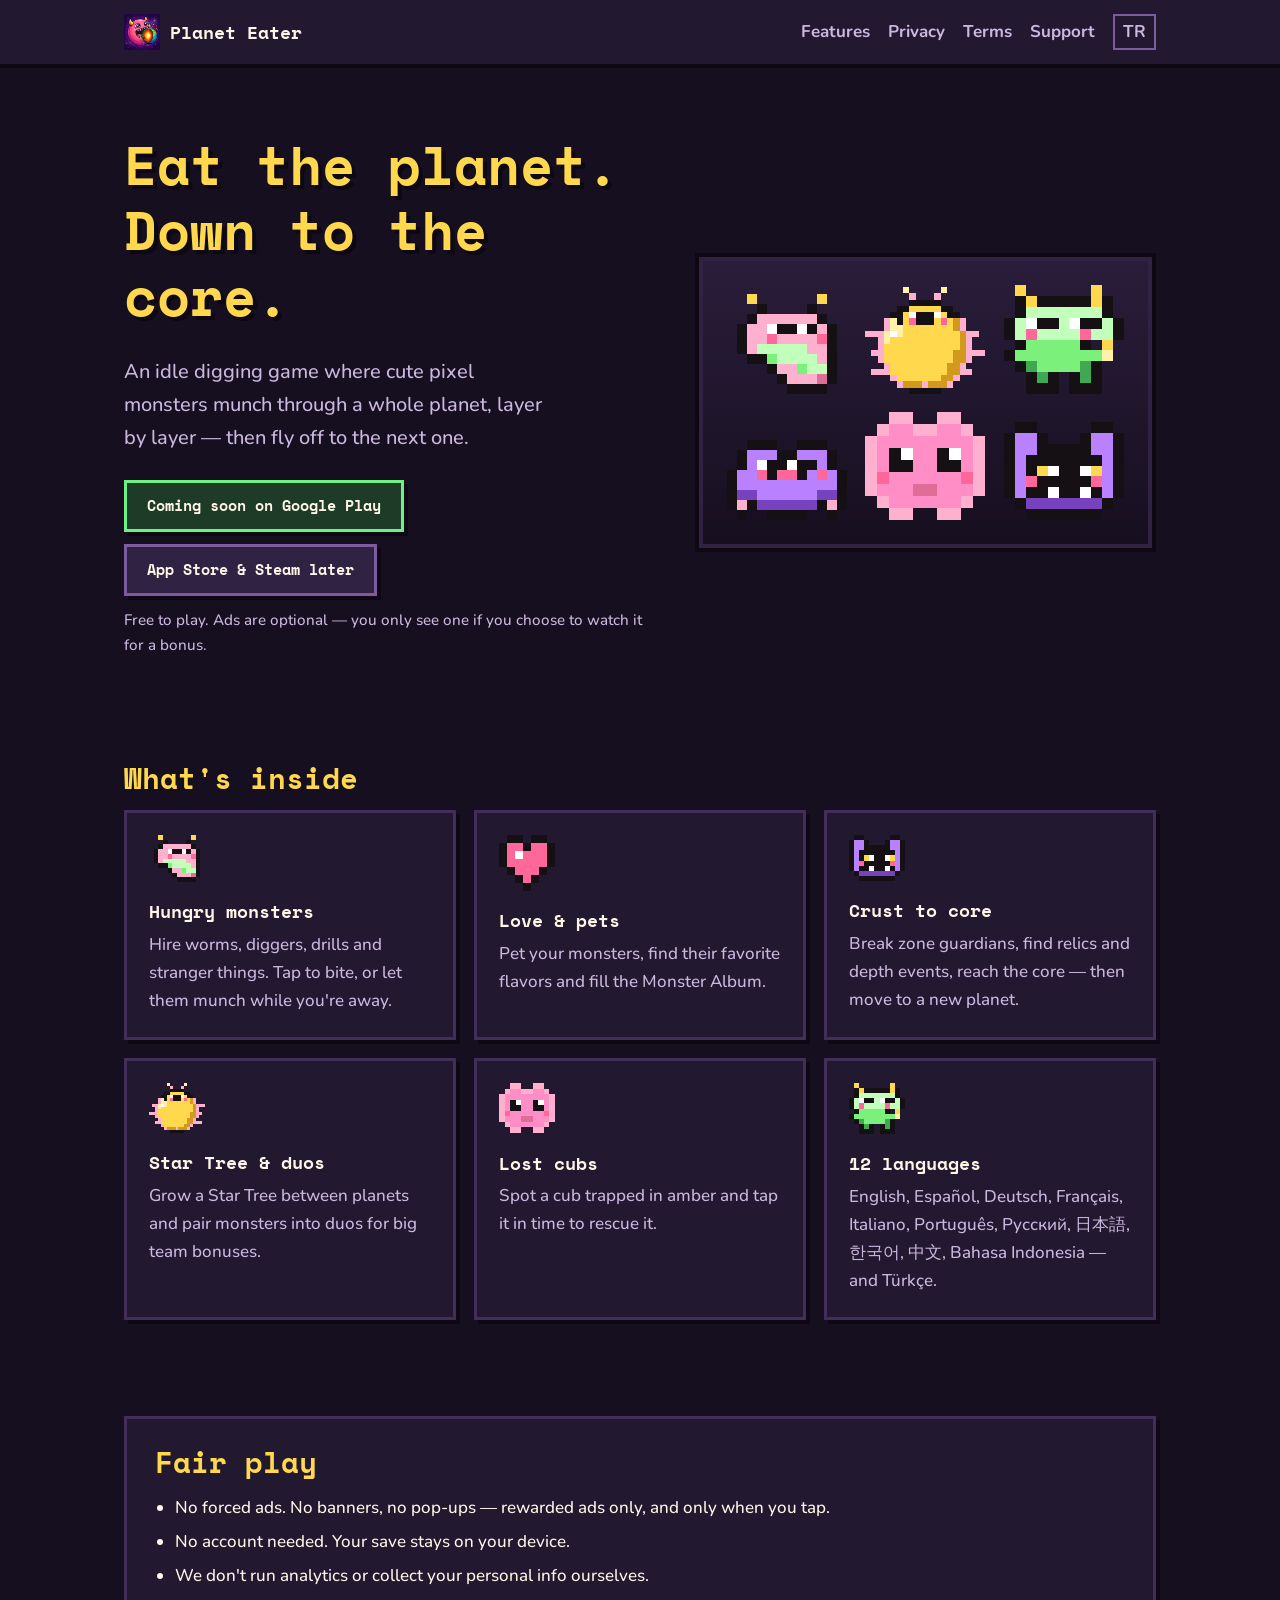
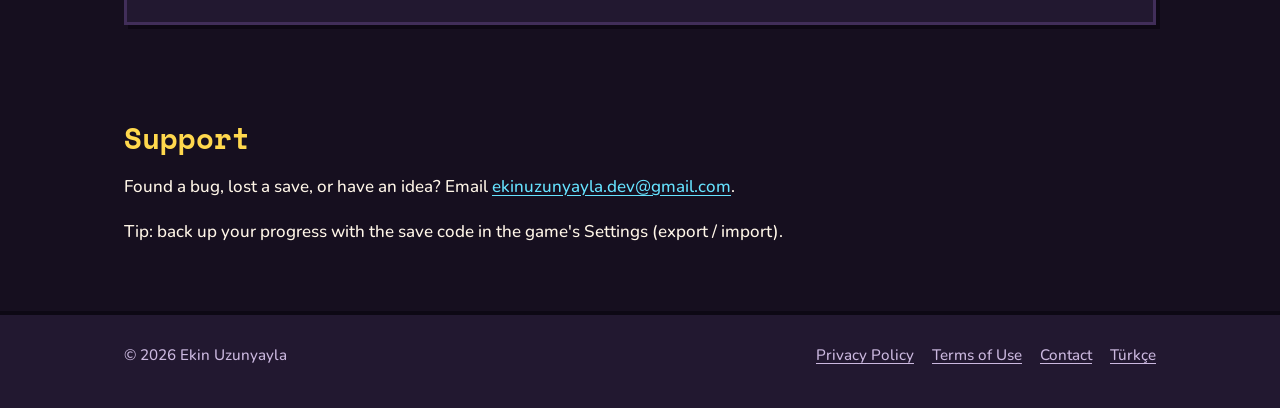
<file: index.html>
<!DOCTYPE html>
<html lang="en">
<head>
  <meta charset="utf-8">
  <meta name="viewport" content="width=device-width, initial-scale=1">
  <title>Planet Eater — cute monsters eat the planet</title>
  <meta name="description" content="An idle digging game: cute pixel monsters eat a planet from crust to core. Then fly to the next one.">
  <meta property="og:title" content="Planet Eater">
  <meta property="og:description" content="Cute pixel monsters eat a planet from crust to core.">
  <meta property="og:type" content="website">
  <link rel="icon" href="assets/icon.png" type="image/png">
  <link rel="alternate" hreflang="tr" href="tr/">
  <link rel="preconnect" href="https://fonts.googleapis.com">
  <link rel="preconnect" href="https://fonts.gstatic.com" crossorigin>
  <link href="https://fonts.googleapis.com/css2?family=Nunito:wght@500;700;800&family=Space+Mono:wght@700&display=swap" rel="stylesheet">
  <link rel="stylesheet" href="assets/style.css">
</head>
<body>
  <a class="skip" href="#main">Skip to content</a>
  <header class="site-header">
    <div class="wrap">
      <a class="logo" href="./"><img src="assets/icon.png" alt="" width="36" height="36">Planet Eater</a>
      <nav class="nav" aria-label="Main">
        <a href="#features">Features</a>
        <a href="privacy.html">Privacy</a>
        <a href="terms.html">Terms</a>
        <a href="#support">Support</a>
        <a class="lang" href="tr/" hreflang="tr" lang="tr">TR</a>
      </nav>
    </div>
  </header>

  <main id="main">
    <section class="hero">
      <div class="wrap">
        <div>
          <h1>Eat the planet.<br>Down to the core.</h1>
          <p class="lead">An idle digging game where cute pixel monsters munch through a whole planet, layer by layer — then fly off to the next one.</p>
          <div class="badges">
            <span class="btn go">Coming soon on Google Play</span>
            <span class="btn">App Store &amp; Steam later</span>
          </div>
          <p class="note">Free to play. Ads are optional — you only see one if you choose to watch it for a bonus.</p>
        </div>
        <div class="stage" aria-hidden="true">
          <img class="pixel" src="assets/worm.svg" alt="">
          <img class="pixel" src="assets/critterA.svg" alt="">
          <img class="pixel" src="assets/miner.svg" alt="">
          <img class="pixel" src="assets/digbotA.svg" alt="">
          <img class="pixel" src="assets/cub.svg" alt="">
          <img class="pixel" src="assets/blackhole.svg" alt="">
        </div>
      </div>
    </section>

    <section class="section" id="features" aria-labelledby="f-title">
      <div class="wrap">
        <h2 id="f-title">What's inside</h2>
        <div class="grid">
          <article class="card">
            <img class="pixel" src="assets/worm.svg" alt="">
            <h3>Hungry monsters</h3>
            <p>Hire worms, diggers, drills and stranger things. Tap to bite, or let them munch while you're away.</p>
          </article>
          <article class="card">
            <img class="pixel" src="assets/heart.svg" alt="">
            <h3>Love &amp; pets</h3>
            <p>Pet your monsters, find their favorite flavors and fill the Monster Album.</p>
          </article>
          <article class="card">
            <img class="pixel" src="assets/blackhole.svg" alt="">
            <h3>Crust to core</h3>
            <p>Break zone guardians, find relics and depth events, reach the core — then move to a new planet.</p>
          </article>
          <article class="card">
            <img class="pixel" src="assets/critterB.svg" alt="">
            <h3>Star Tree &amp; duos</h3>
            <p>Grow a Star Tree between planets and pair monsters into duos for big team bonuses.</p>
          </article>
          <article class="card">
            <img class="pixel" src="assets/cub.svg" alt="">
            <h3>Lost cubs</h3>
            <p>Spot a cub trapped in amber and tap it in time to rescue it.</p>
          </article>
          <article class="card">
            <img class="pixel" src="assets/miner.svg" alt="">
            <h3>12 languages</h3>
            <p>English, Español, Deutsch, Français, Italiano, Português, Русский, 日本語, 한국어, 中文, Bahasa Indonesia — and Türkçe.</p>
          </article>
        </div>
      </div>
    </section>

    <section class="section" aria-labelledby="p-title">
      <div class="wrap">
        <div class="box">
          <h2 id="p-title">Fair play</h2>
          <ul>
            <li>No forced ads. No banners, no pop-ups — rewarded ads only, and only when you tap.</li>
            <li>No account needed. Your save stays on your device.</li>
            <li>We don't run analytics or collect your personal info ourselves.</li>
          </ul>
        </div>
      </div>
    </section>

    <section class="section" id="support" aria-labelledby="s-title">
      <div class="wrap">
        <h2 id="s-title">Support</h2>
        <p>Found a bug, lost a save, or have an idea? Email <a href="mailto:ekinuzunyayla.dev@gmail.com">ekinuzunyayla.dev@gmail.com</a>.</p>
        <p>Tip: back up your progress with the save code in the game's Settings (export / import).</p>
      </div>
    </section>
  </main>

  <footer class="site-footer">
    <div class="wrap">
      <span>© 2026 Ekin Uzunyayla</span>
      <nav aria-label="Footer">
        <a href="privacy.html">Privacy Policy</a>
        <a href="terms.html">Terms of Use</a>
        <a href="mailto:ekinuzunyayla.dev@gmail.com">Contact</a>
        <a href="tr/" hreflang="tr" lang="tr">Türkçe</a>
      </nav>
    </div>
  </footer>
</body>
</html>
</file>
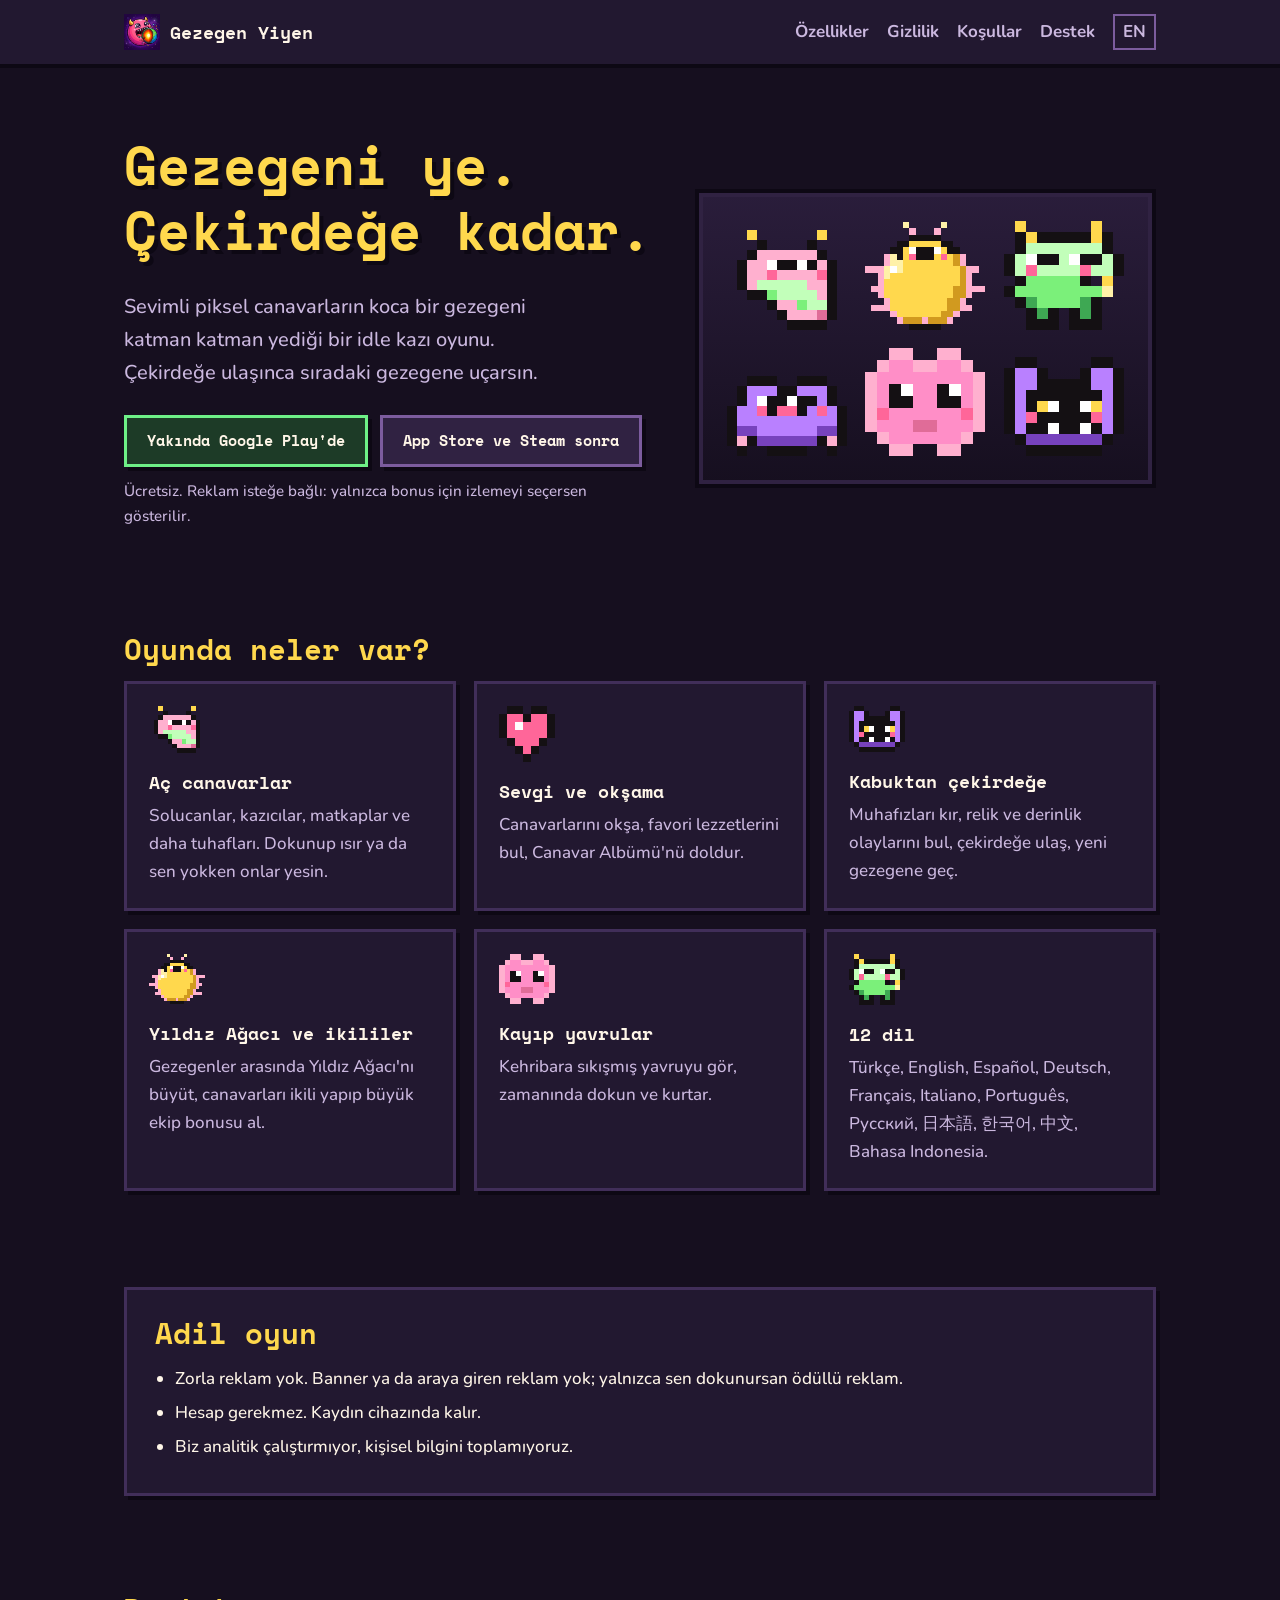
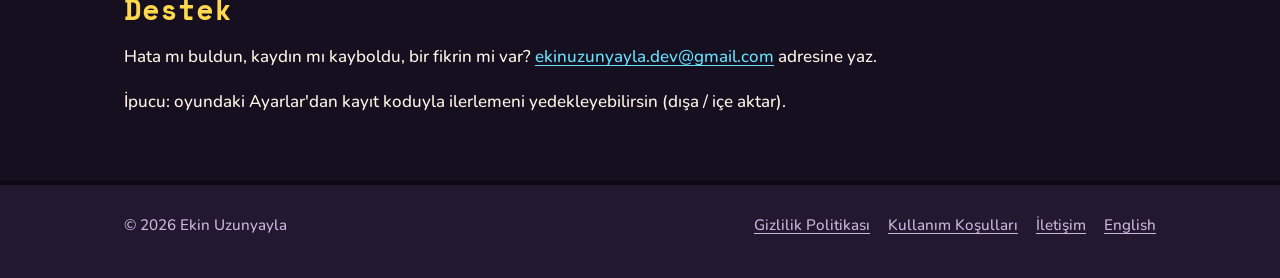
<file: tr/index.html>
<!DOCTYPE html>
<html lang="tr">
<head>
  <meta charset="utf-8">
  <meta name="viewport" content="width=device-width, initial-scale=1">
  <title>Gezegen Yiyen — sevimli canavarlar gezegeni yiyor</title>
  <meta name="description" content="Sevimli piksel canavarlarla gezegeni kabuğundan çekirdeğine yeme oyunu.">
  <link rel="icon" href="../assets/icon.png" type="image/png">
  <link rel="alternate" hreflang="en" href="../">
  <link rel="preconnect" href="https://fonts.googleapis.com">
  <link rel="preconnect" href="https://fonts.gstatic.com" crossorigin>
  <link href="https://fonts.googleapis.com/css2?family=Nunito:wght@500;700;800&family=Space+Mono:wght@700&display=swap" rel="stylesheet">
  <link rel="stylesheet" href="../assets/style.css">
</head>
<body>
  <a class="skip" href="#main">İçeriğe geç</a>
  <header class="site-header">
    <div class="wrap">
      <a class="logo" href="./"><img src="../assets/icon.png" alt="" width="36" height="36">Gezegen Yiyen</a>
      <nav class="nav" aria-label="Ana menü">
        <a href="#ozellikler">Özellikler</a>
        <a href="gizlilik.html">Gizlilik</a>
        <a href="kosullar.html">Koşullar</a>
        <a href="#destek">Destek</a>
        <a class="lang" href="../" hreflang="en" lang="en">EN</a>
      </nav>
    </div>
  </header>

  <main id="main">
    <section class="hero">
      <div class="wrap">
        <div>
          <h1>Gezegeni ye.<br>Çekirdeğe kadar.</h1>
          <p class="lead">Sevimli piksel canavarların koca bir gezegeni katman katman yediği bir idle kazı oyunu. Çekirdeğe ulaşınca sıradaki gezegene uçarsın.</p>
          <div class="badges">
            <span class="btn go">Yakında Google Play'de</span>
            <span class="btn">App Store ve Steam sonra</span>
          </div>
          <p class="note">Ücretsiz. Reklam isteğe bağlı: yalnızca bonus için izlemeyi seçersen gösterilir.</p>
        </div>
        <div class="stage" aria-hidden="true">
          <img class="pixel" src="../assets/worm.svg" alt="">
          <img class="pixel" src="../assets/critterA.svg" alt="">
          <img class="pixel" src="../assets/miner.svg" alt="">
          <img class="pixel" src="../assets/digbotA.svg" alt="">
          <img class="pixel" src="../assets/cub.svg" alt="">
          <img class="pixel" src="../assets/blackhole.svg" alt="">
        </div>
      </div>
    </section>

    <section class="section" id="ozellikler" aria-labelledby="f-title">
      <div class="wrap">
        <h2 id="f-title">Oyunda neler var?</h2>
        <div class="grid">
          <article class="card">
            <img class="pixel" src="../assets/worm.svg" alt="">
            <h3>Aç canavarlar</h3>
            <p>Solucanlar, kazıcılar, matkaplar ve daha tuhafları. Dokunup ısır ya da sen yokken onlar yesin.</p>
          </article>
          <article class="card">
            <img class="pixel" src="../assets/heart.svg" alt="">
            <h3>Sevgi ve okşama</h3>
            <p>Canavarlarını okşa, favori lezzetlerini bul, Canavar Albümü'nü doldur.</p>
          </article>
          <article class="card">
            <img class="pixel" src="../assets/blackhole.svg" alt="">
            <h3>Kabuktan çekirdeğe</h3>
            <p>Muhafızları kır, relik ve derinlik olaylarını bul, çekirdeğe ulaş, yeni gezegene geç.</p>
          </article>
          <article class="card">
            <img class="pixel" src="../assets/critterB.svg" alt="">
            <h3>Yıldız Ağacı ve ikililer</h3>
            <p>Gezegenler arasında Yıldız Ağacı'nı büyüt, canavarları ikili yapıp büyük ekip bonusu al.</p>
          </article>
          <article class="card">
            <img class="pixel" src="../assets/cub.svg" alt="">
            <h3>Kayıp yavrular</h3>
            <p>Kehribara sıkışmış yavruyu gör, zamanında dokun ve kurtar.</p>
          </article>
          <article class="card">
            <img class="pixel" src="../assets/miner.svg" alt="">
            <h3>12 dil</h3>
            <p>Türkçe, English, Español, Deutsch, Français, Italiano, Português, Русский, 日本語, 한국어, 中文, Bahasa Indonesia.</p>
          </article>
        </div>
      </div>
    </section>

    <section class="section" aria-labelledby="p-title">
      <div class="wrap">
        <div class="box">
          <h2 id="p-title">Adil oyun</h2>
          <ul>
            <li>Zorla reklam yok. Banner ya da araya giren reklam yok; yalnızca sen dokunursan ödüllü reklam.</li>
            <li>Hesap gerekmez. Kaydın cihazında kalır.</li>
            <li>Biz analitik çalıştırmıyor, kişisel bilgini toplamıyoruz.</li>
          </ul>
        </div>
      </div>
    </section>

    <section class="section" id="destek" aria-labelledby="s-title">
      <div class="wrap">
        <h2 id="s-title">Destek</h2>
        <p>Hata mı buldun, kaydın mı kayboldu, bir fikrin mi var? <a href="mailto:ekinuzunyayla.dev@gmail.com">ekinuzunyayla.dev@gmail.com</a> adresine yaz.</p>
        <p>İpucu: oyundaki Ayarlar'dan kayıt koduyla ilerlemeni yedekleyebilirsin (dışa / içe aktar).</p>
      </div>
    </section>
  </main>

  <footer class="site-footer">
    <div class="wrap">
      <span>© 2026 Ekin Uzunyayla</span>
      <nav aria-label="Alt menü">
        <a href="gizlilik.html">Gizlilik Politikası</a>
        <a href="kosullar.html">Kullanım Koşulları</a>
        <a href="mailto:ekinuzunyayla.dev@gmail.com">İletişim</a>
        <a href="../" hreflang="en" lang="en">English</a>
      </nav>
    </div>
  </footer>
</body>
</html>
</file>
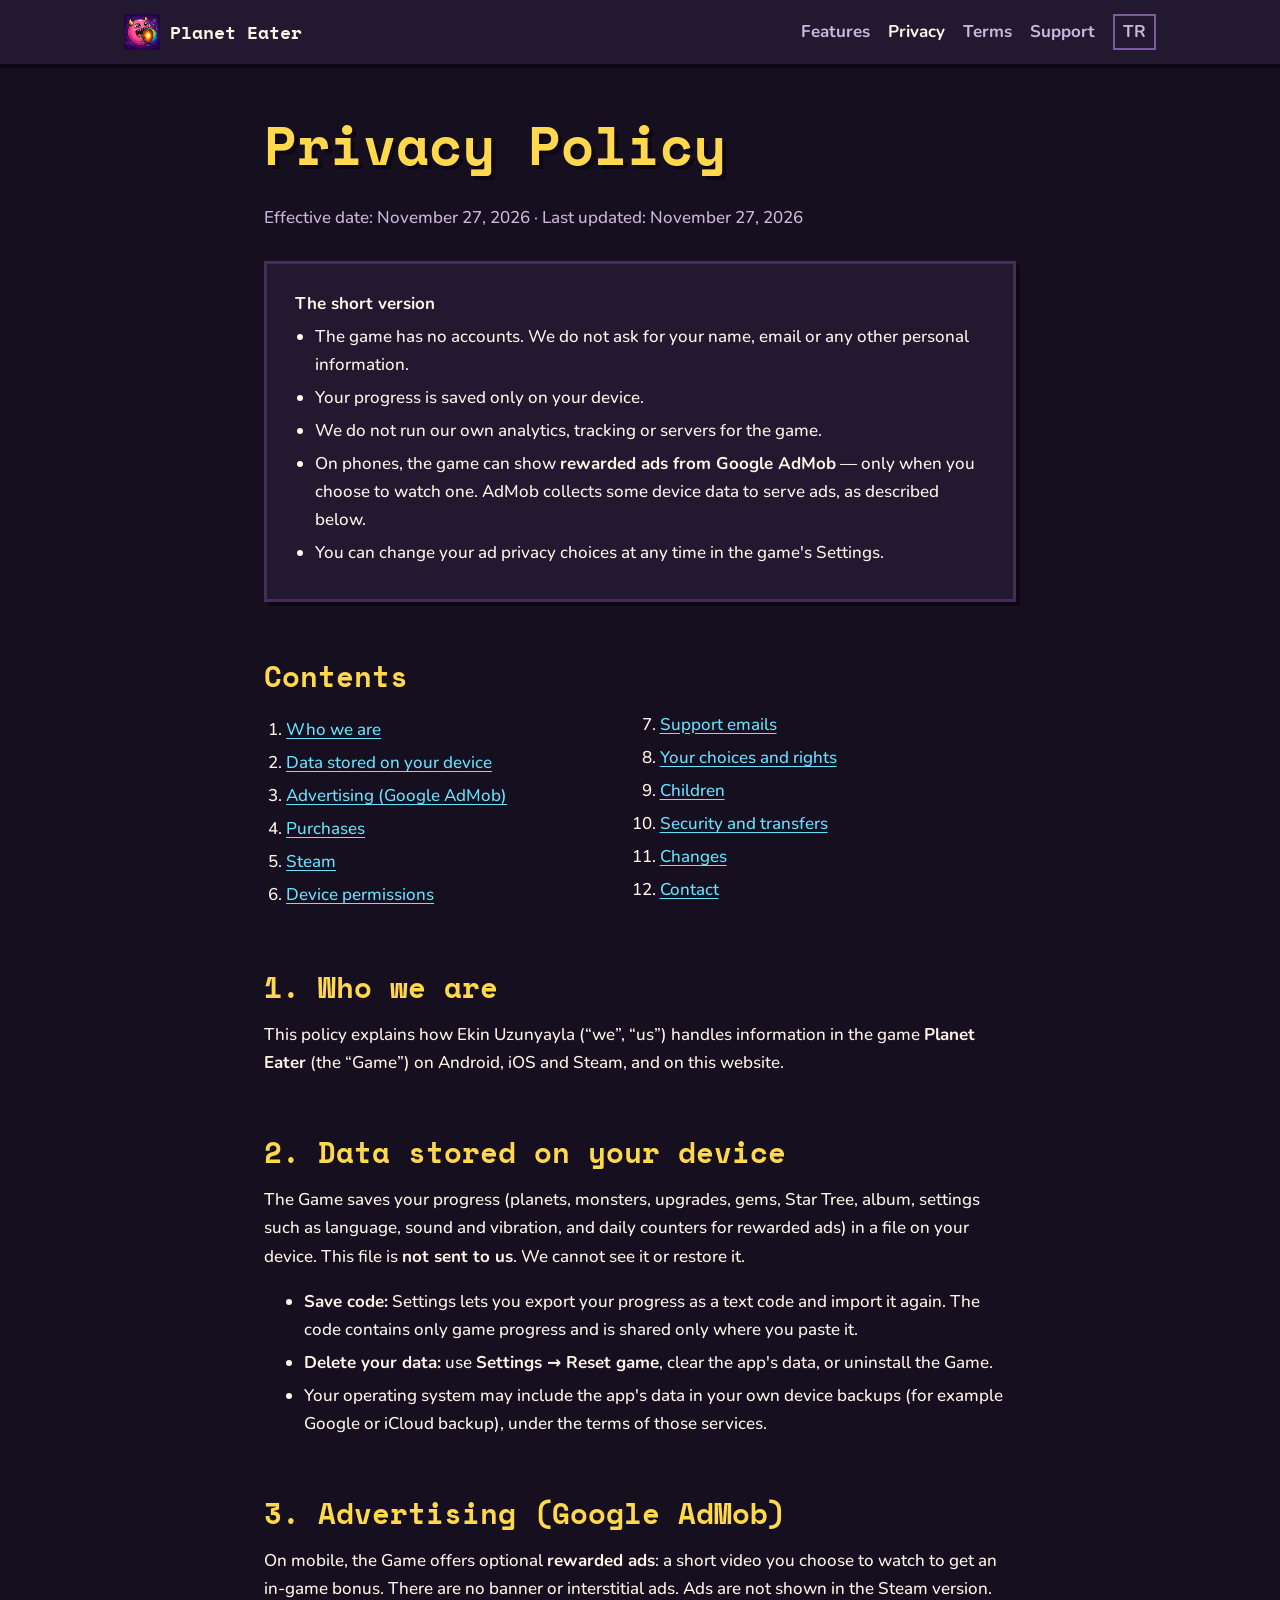
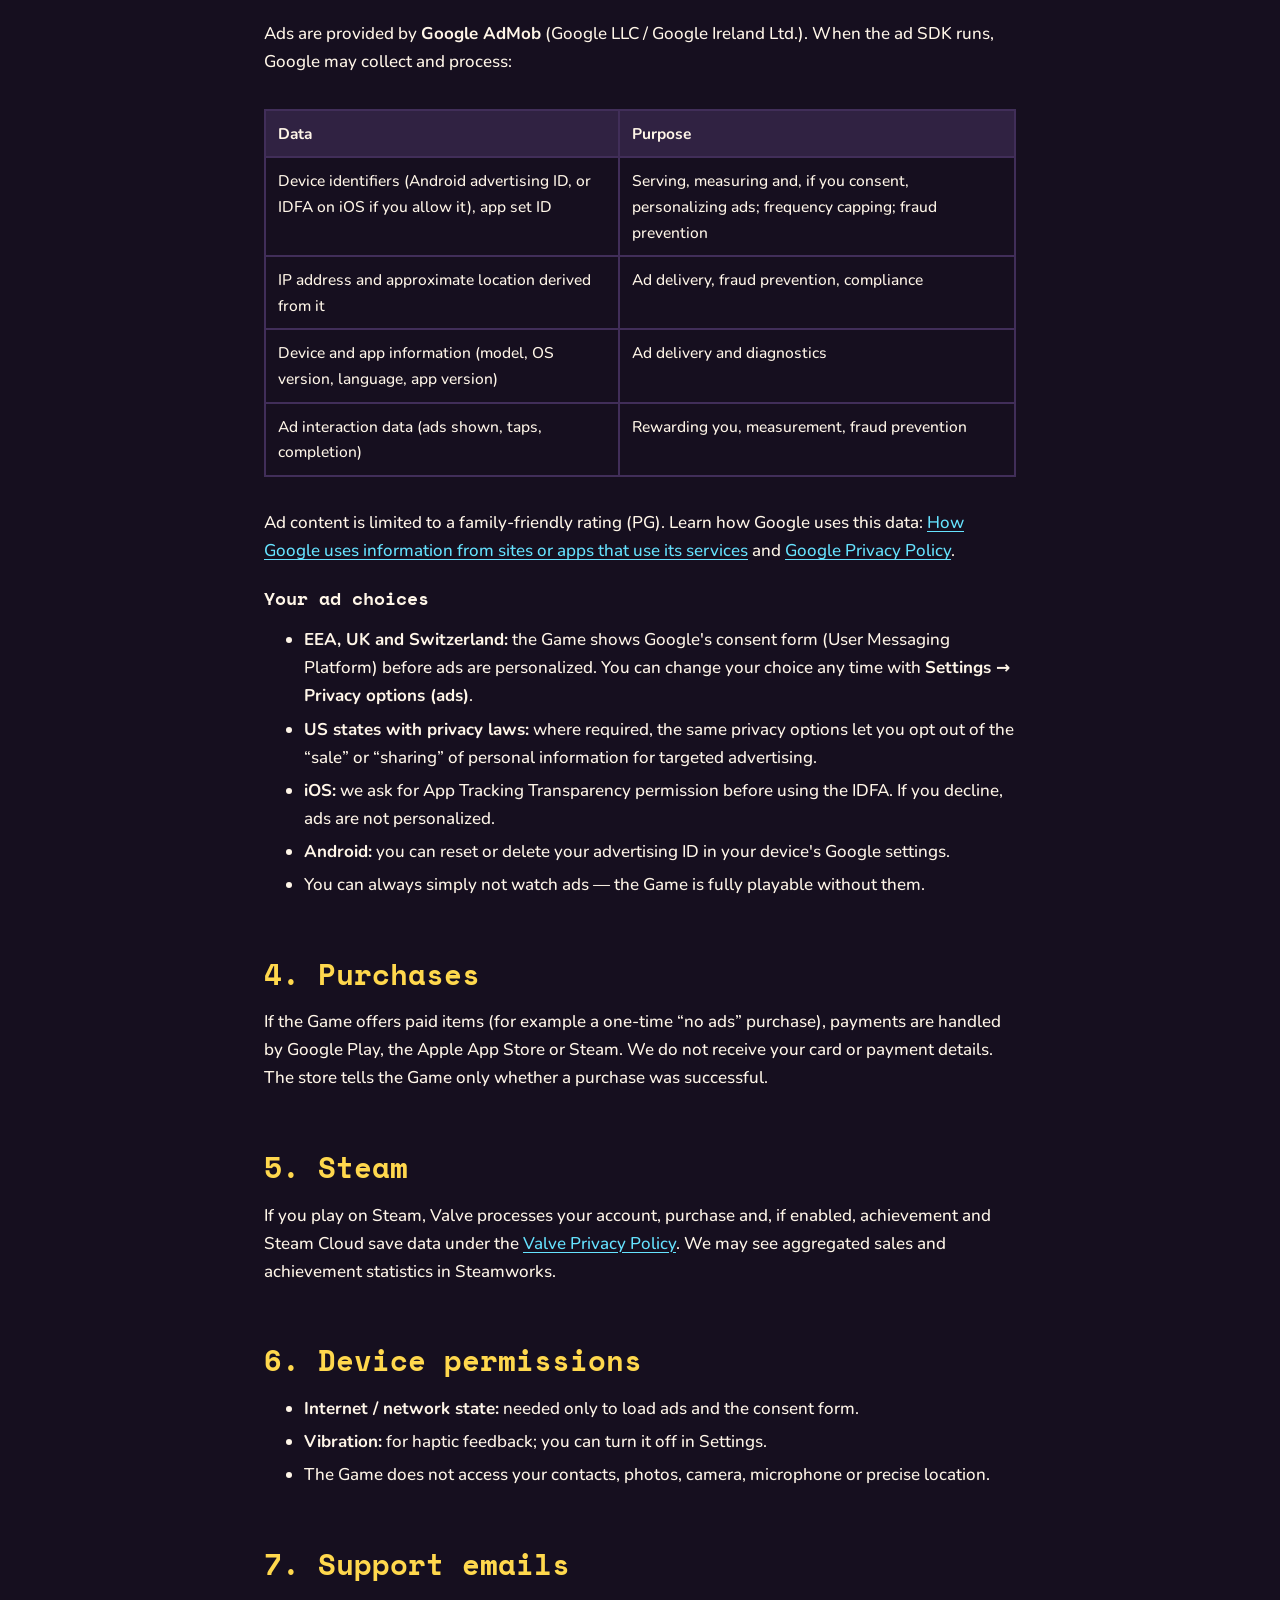
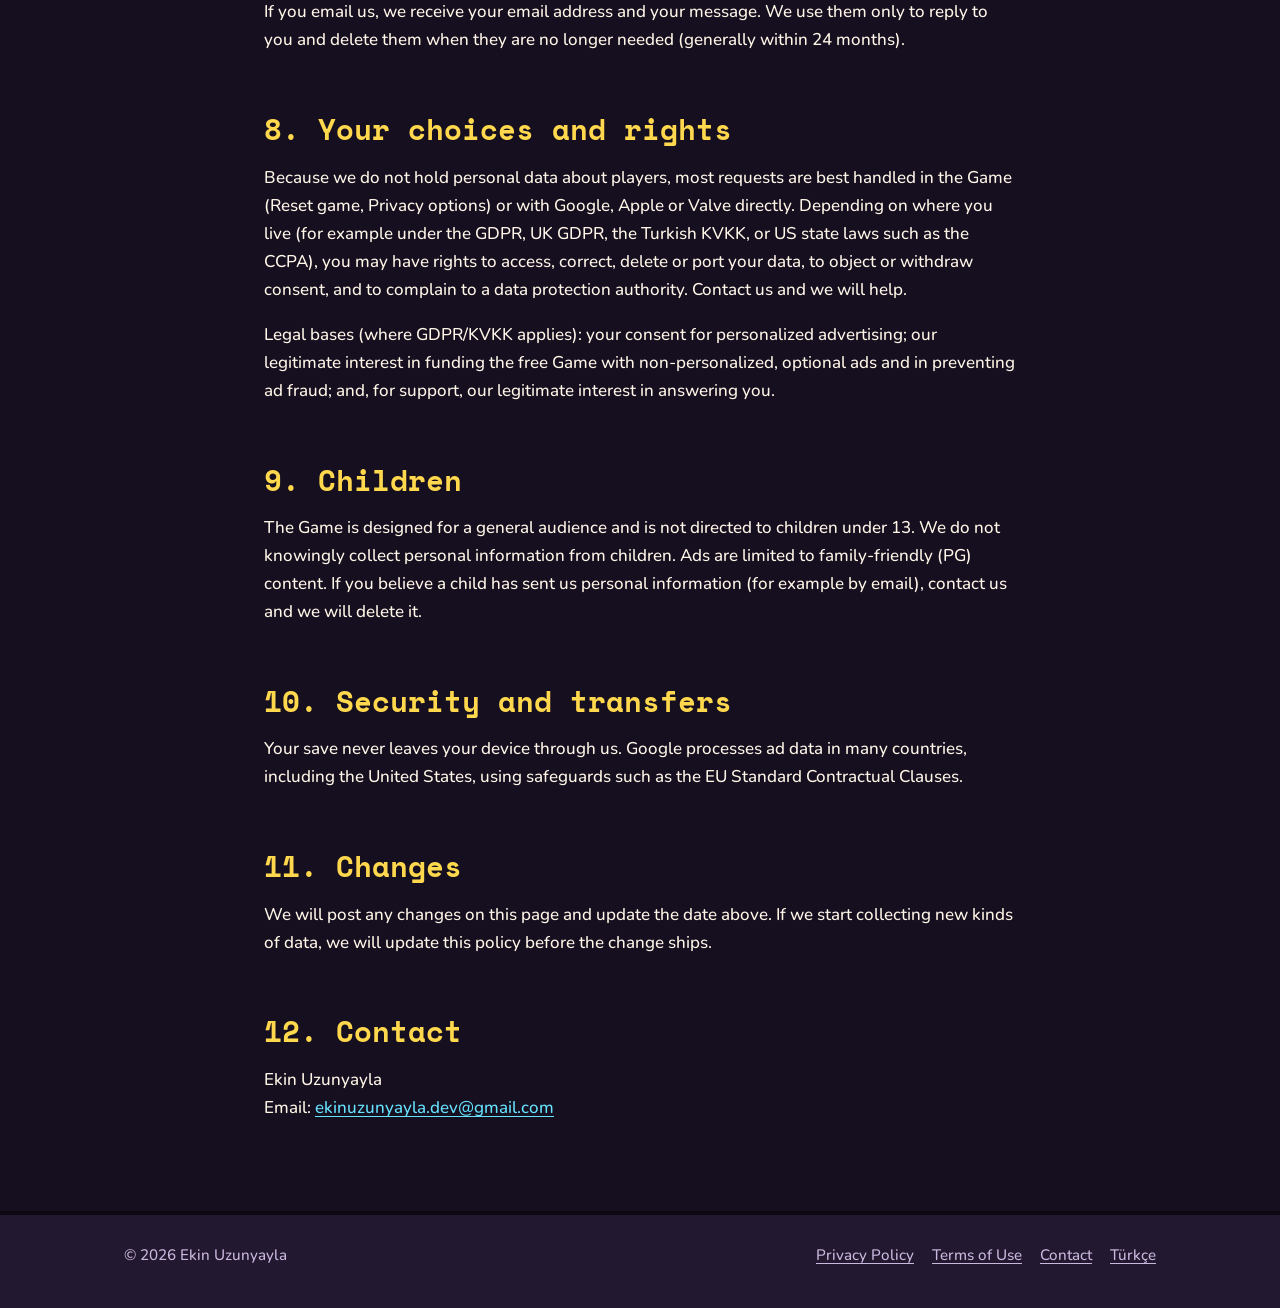
<file: privacy.html>
<!DOCTYPE html>
<html lang="en">
<head>
  <meta charset="utf-8">
  <meta name="viewport" content="width=device-width, initial-scale=1">
  <title>Privacy Policy — Planet Eater</title>
  <meta name="description" content="Privacy Policy for the game Planet Eater.">
  <link rel="icon" href="assets/icon.png" type="image/png">
  <link rel="alternate" hreflang="tr" href="tr/gizlilik.html">
  <link rel="preconnect" href="https://fonts.googleapis.com">
  <link rel="preconnect" href="https://fonts.gstatic.com" crossorigin>
  <link href="https://fonts.googleapis.com/css2?family=Nunito:wght@500;700;800&family=Space+Mono:wght@700&display=swap" rel="stylesheet">
  <link rel="stylesheet" href="assets/style.css">
</head>
<body>
  <a class="skip" href="#main">Skip to content</a>
  <header class="site-header">
    <div class="wrap">
      <a class="logo" href="./"><img src="assets/icon.png" alt="" width="36" height="36">Planet Eater</a>
      <nav class="nav" aria-label="Main">
        <a href="./#features">Features</a>
        <a href="privacy.html" aria-current="page">Privacy</a>
        <a href="terms.html">Terms</a>
        <a href="./#support">Support</a>
        <a class="lang" href="tr/gizlilik.html" hreflang="tr" lang="tr">TR</a>
      </nav>
    </div>
  </header>

  <main id="main" class="legal">
    <div class="wrap">
      <h1>Privacy Policy</h1>
      <p class="meta">Effective date: November 27, 2026 · Last updated: November 27, 2026</p>

      <div class="box">
        <strong>The short version</strong>
        <ul>
          <li>The game has no accounts. We do not ask for your name, email or any other personal information.</li>
          <li>Your progress is saved only on your device.</li>
          <li>We do not run our own analytics, tracking or servers for the game.</li>
          <li>On phones, the game can show <strong>rewarded ads from Google AdMob</strong> — only when you choose to watch one. AdMob collects some device data to serve ads, as described below.</li>
          <li>You can change your ad privacy choices at any time in the game's Settings.</li>
        </ul>
      </div>

      <h2>Contents</h2>
      <ol class="toc">
        <li><a href="#who">Who we are</a></li>
        <li><a href="#local">Data stored on your device</a></li>
        <li><a href="#ads">Advertising (Google AdMob)</a></li>
        <li><a href="#purchases">Purchases</a></li>
        <li><a href="#steam">Steam</a></li>
        <li><a href="#permissions">Device permissions</a></li>
        <li><a href="#support">Support emails</a></li>
        <li><a href="#rights">Your choices and rights</a></li>
        <li><a href="#children">Children</a></li>
        <li><a href="#security">Security and transfers</a></li>
        <li><a href="#changes">Changes</a></li>
        <li><a href="#contact">Contact</a></li>
      </ol>

      <h2 id="who">1. Who we are</h2>
      <p>This policy explains how Ekin Uzunyayla (“we”, “us”) handles information in the game <strong>Planet Eater</strong> (the “Game”) on Android, iOS and Steam, and on this website.</p>

      <h2 id="local">2. Data stored on your device</h2>
      <p>The Game saves your progress (planets, monsters, upgrades, gems, Star Tree, album, settings such as language, sound and vibration, and daily counters for rewarded ads) in a file on your device. This file is <strong>not sent to us</strong>. We cannot see it or restore it.</p>
      <ul>
        <li><strong>Save code:</strong> Settings lets you export your progress as a text code and import it again. The code contains only game progress and is shared only where you paste it.</li>
        <li><strong>Delete your data:</strong> use <strong>Settings → Reset game</strong>, clear the app's data, or uninstall the Game.</li>
        <li>Your operating system may include the app's data in your own device backups (for example Google or iCloud backup), under the terms of those services.</li>
      </ul>

      <h2 id="ads">3. Advertising (Google AdMob)</h2>
      <p>On mobile, the Game offers optional <strong>rewarded ads</strong>: a short video you choose to watch to get an in-game bonus. There are no banner or interstitial ads. Ads are not shown in the Steam version.</p>
      <p>Ads are provided by <strong>Google AdMob</strong> (Google LLC / Google Ireland Ltd.). When the ad SDK runs, Google may collect and process:</p>
      <div class="table-scroll">
      <table>
        <thead><tr><th>Data</th><th>Purpose</th></tr></thead>
        <tbody>
          <tr><td>Device identifiers (Android advertising ID, or IDFA on iOS if you allow it), app set ID</td><td>Serving, measuring and, if you consent, personalizing ads; frequency capping; fraud prevention</td></tr>
          <tr><td>IP address and approximate location derived from it</td><td>Ad delivery, fraud prevention, compliance</td></tr>
          <tr><td>Device and app information (model, OS version, language, app version)</td><td>Ad delivery and diagnostics</td></tr>
          <tr><td>Ad interaction data (ads shown, taps, completion)</td><td>Rewarding you, measurement, fraud prevention</td></tr>
        </tbody>
      </table>
      </div>
      <p>Ad content is limited to a family-friendly rating (PG). Learn how Google uses this data: <a href="https://policies.google.com/technologies/partner-sites">How Google uses information from sites or apps that use its services</a> and <a href="https://policies.google.com/privacy">Google Privacy Policy</a>.</p>
      <h3>Your ad choices</h3>
      <ul>
        <li><strong>EEA, UK and Switzerland:</strong> the Game shows Google's consent form (User Messaging Platform) before ads are personalized. You can change your choice any time with <strong>Settings → Privacy options (ads)</strong>.</li>
        <li><strong>US states with privacy laws:</strong> where required, the same privacy options let you opt out of the “sale” or “sharing” of personal information for targeted advertising.</li>
        <li><strong>iOS:</strong> we ask for App Tracking Transparency permission before using the IDFA. If you decline, ads are not personalized.</li>
        <li><strong>Android:</strong> you can reset or delete your advertising ID in your device's Google settings.</li>
        <li>You can always simply not watch ads — the Game is fully playable without them.</li>
      </ul>

      <h2 id="purchases">4. Purchases</h2>
      <p>If the Game offers paid items (for example a one-time “no ads” purchase), payments are handled by Google Play, the Apple App Store or Steam. We do not receive your card or payment details. The store tells the Game only whether a purchase was successful.</p>

      <h2 id="steam">5. Steam</h2>
      <p>If you play on Steam, Valve processes your account, purchase and, if enabled, achievement and Steam Cloud save data under the <a href="https://store.steampowered.com/privacy_agreement/">Valve Privacy Policy</a>. We may see aggregated sales and achievement statistics in Steamworks.</p>

      <h2 id="permissions">6. Device permissions</h2>
      <ul>
        <li><strong>Internet / network state:</strong> needed only to load ads and the consent form.</li>
        <li><strong>Vibration:</strong> for haptic feedback; you can turn it off in Settings.</li>
        <li>The Game does not access your contacts, photos, camera, microphone or precise location.</li>
      </ul>

      <h2 id="support">7. Support emails</h2>
      <p>If you email us, we receive your email address and your message. We use them only to reply to you and delete them when they are no longer needed (generally within 24 months).</p>

      <h2 id="rights">8. Your choices and rights</h2>
      <p>Because we do not hold personal data about players, most requests are best handled in the Game (Reset game, Privacy options) or with Google, Apple or Valve directly. Depending on where you live (for example under the GDPR, UK GDPR, the Turkish KVKK, or US state laws such as the CCPA), you may have rights to access, correct, delete or port your data, to object or withdraw consent, and to complain to a data protection authority. Contact us and we will help.</p>
      <p>Legal bases (where GDPR/KVKK applies): your consent for personalized advertising; our legitimate interest in funding the free Game with non-personalized, optional ads and in preventing ad fraud; and, for support, our legitimate interest in answering you.</p>

      <h2 id="children">9. Children</h2>
      <p>The Game is designed for a general audience and is not directed to children under 13. We do not knowingly collect personal information from children. Ads are limited to family-friendly (PG) content. If you believe a child has sent us personal information (for example by email), contact us and we will delete it.</p>

      <h2 id="security">10. Security and transfers</h2>
      <p>Your save never leaves your device through us. Google processes ad data in many countries, including the United States, using safeguards such as the EU Standard Contractual Clauses.</p>

      <h2 id="changes">11. Changes</h2>
      <p>We will post any changes on this page and update the date above. If we start collecting new kinds of data, we will update this policy before the change ships.</p>

      <h2 id="contact">12. Contact</h2>
      <p>Ekin Uzunyayla<br>Email: <a href="mailto:ekinuzunyayla.dev@gmail.com">ekinuzunyayla.dev@gmail.com</a></p>
    </div>
  </main>

  <footer class="site-footer">
    <div class="wrap">
      <span>© 2026 Ekin Uzunyayla</span>
      <nav aria-label="Footer">
        <a href="privacy.html">Privacy Policy</a>
        <a href="terms.html">Terms of Use</a>
        <a href="mailto:ekinuzunyayla.dev@gmail.com">Contact</a>
        <a href="tr/gizlilik.html" hreflang="tr" lang="tr">Türkçe</a>
      </nav>
    </div>
  </footer>
</body>
</html>
</file>
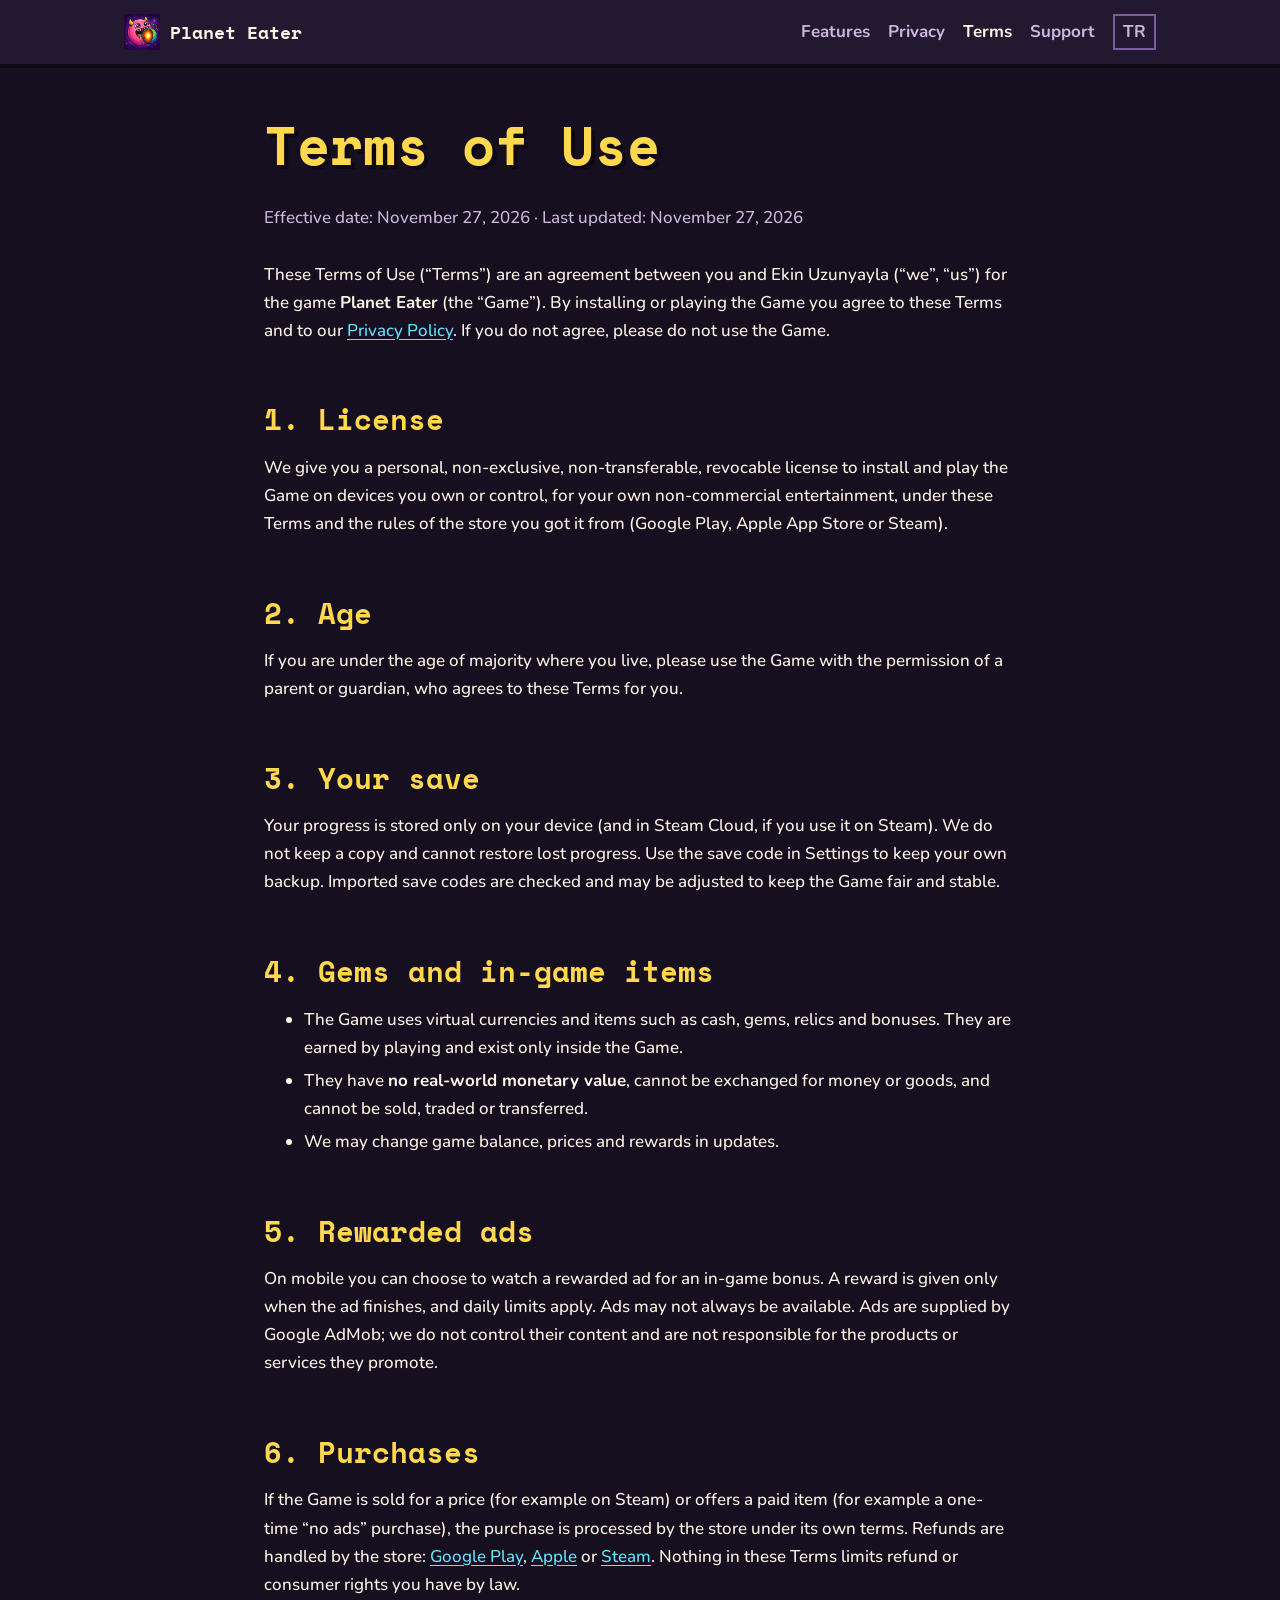
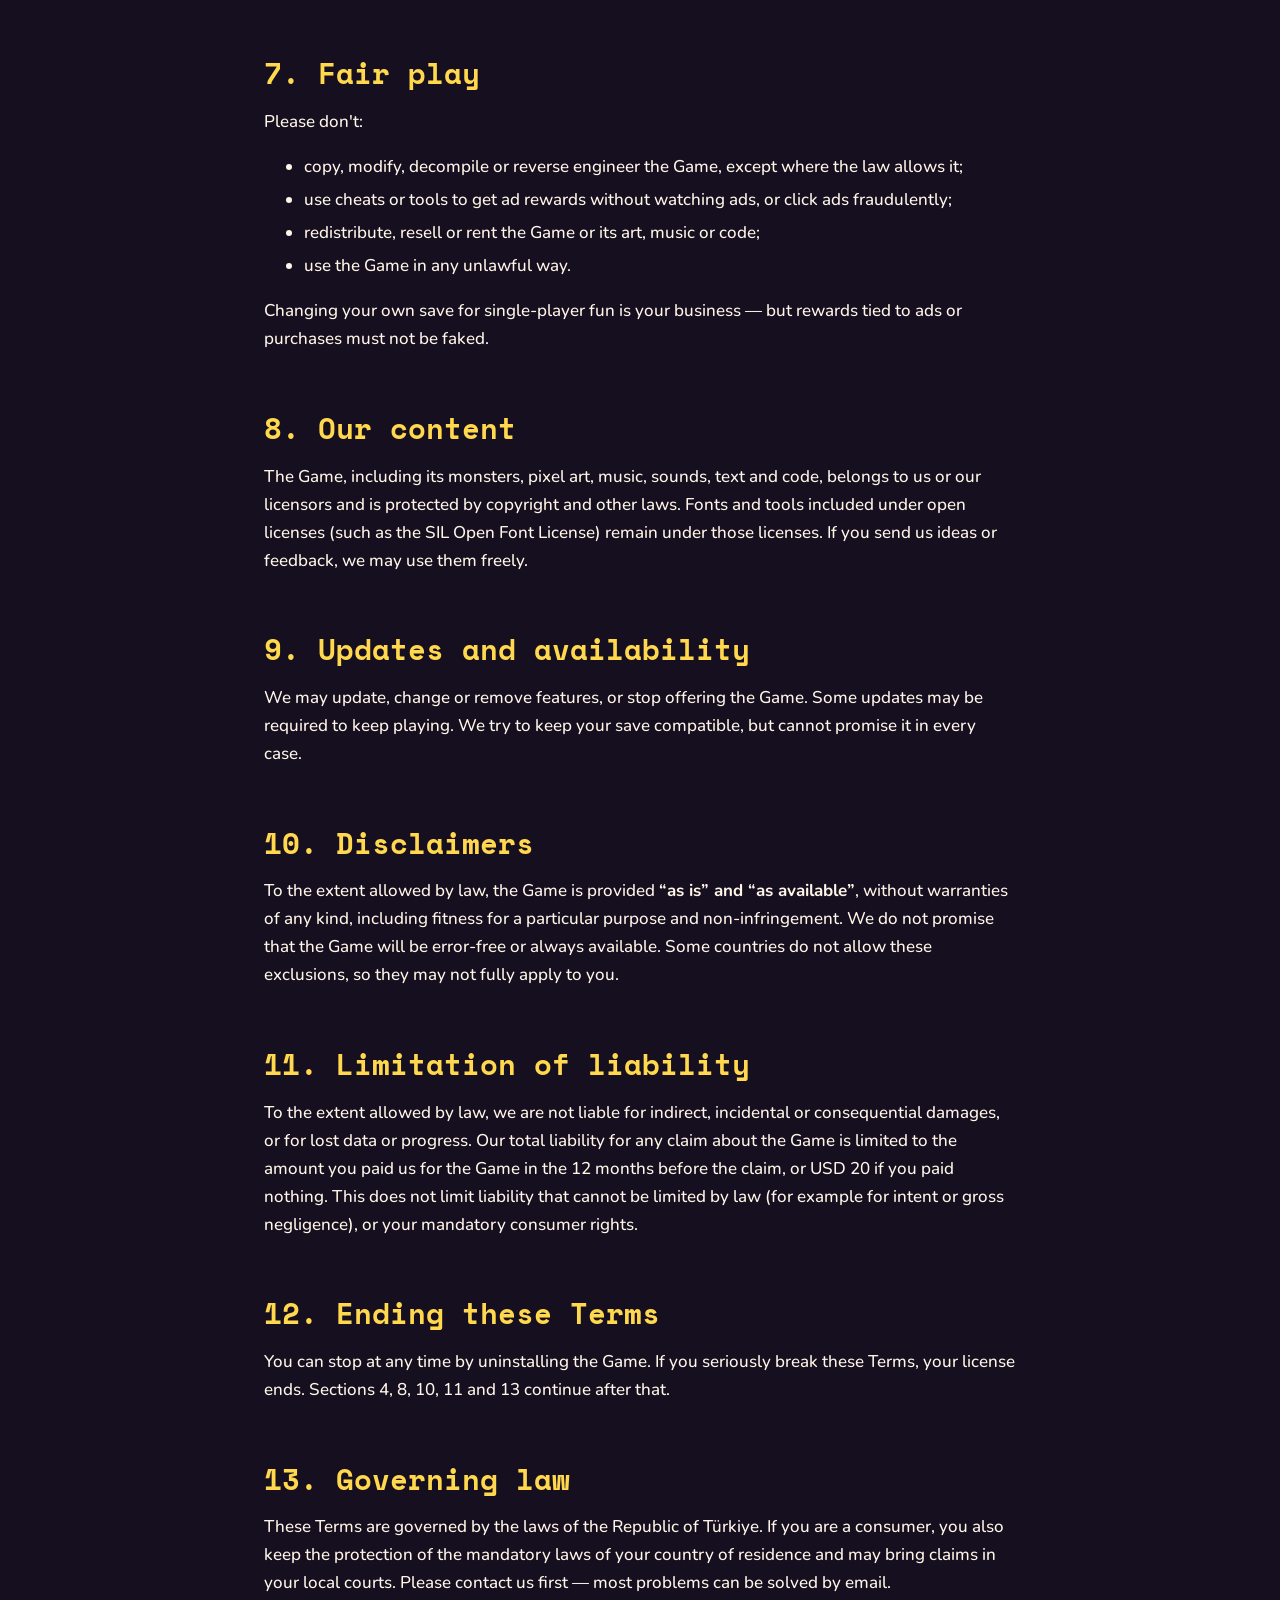
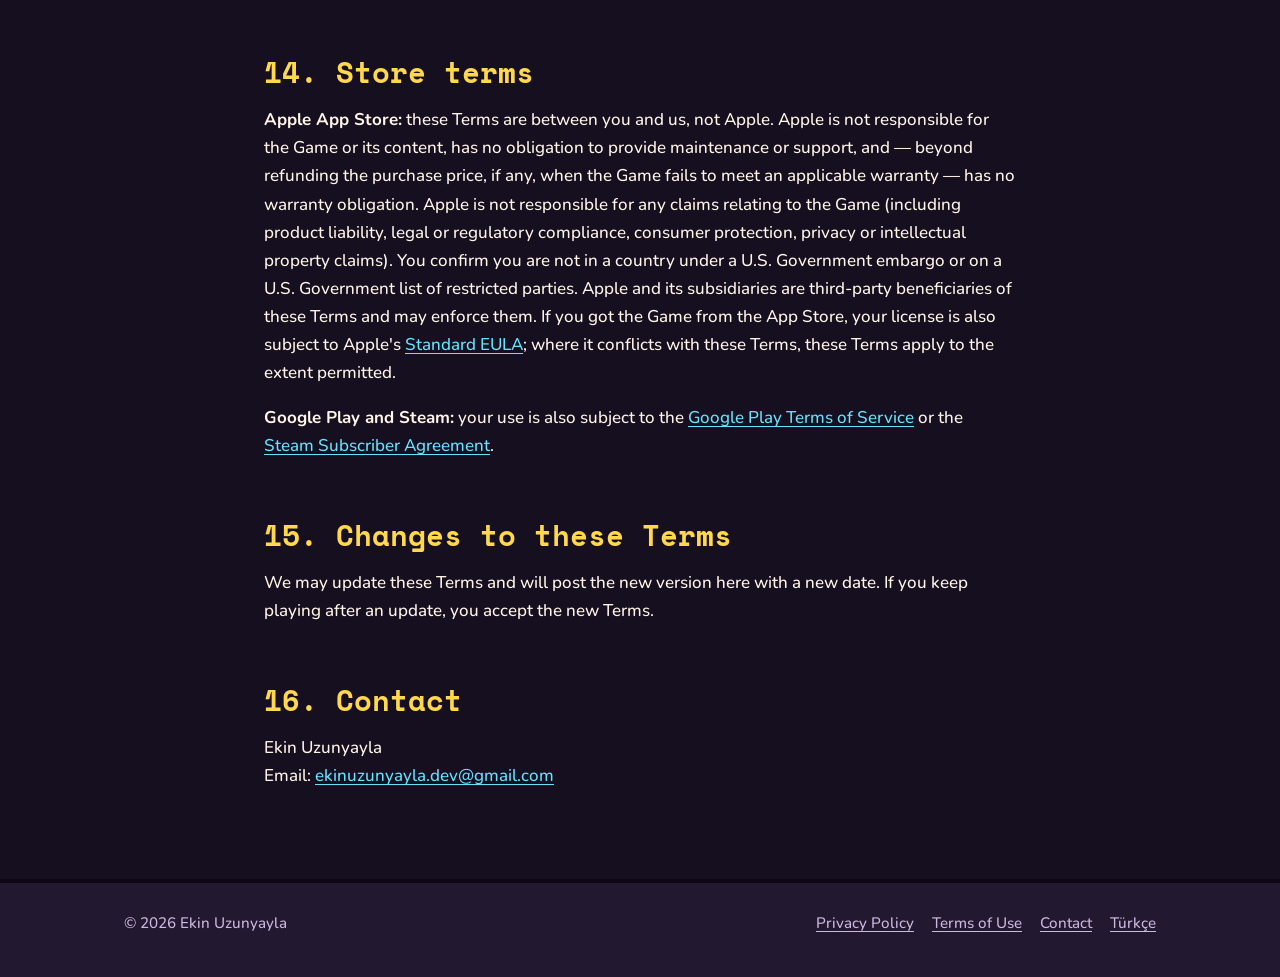
<file: terms.html>
<!DOCTYPE html>
<html lang="en">
<head>
  <meta charset="utf-8">
  <meta name="viewport" content="width=device-width, initial-scale=1">
  <title>Terms of Use — Planet Eater</title>
  <meta name="description" content="Terms of Use for the game Planet Eater.">
  <link rel="icon" href="assets/icon.png" type="image/png">
  <link rel="alternate" hreflang="tr" href="tr/kosullar.html">
  <link rel="preconnect" href="https://fonts.googleapis.com">
  <link rel="preconnect" href="https://fonts.gstatic.com" crossorigin>
  <link href="https://fonts.googleapis.com/css2?family=Nunito:wght@500;700;800&family=Space+Mono:wght@700&display=swap" rel="stylesheet">
  <link rel="stylesheet" href="assets/style.css">
</head>
<body>
  <a class="skip" href="#main">Skip to content</a>
  <header class="site-header">
    <div class="wrap">
      <a class="logo" href="./"><img src="assets/icon.png" alt="" width="36" height="36">Planet Eater</a>
      <nav class="nav" aria-label="Main">
        <a href="./#features">Features</a>
        <a href="privacy.html">Privacy</a>
        <a href="terms.html" aria-current="page">Terms</a>
        <a href="./#support">Support</a>
        <a class="lang" href="tr/kosullar.html" hreflang="tr" lang="tr">TR</a>
      </nav>
    </div>
  </header>

  <main id="main" class="legal">
    <div class="wrap">
      <h1>Terms of Use</h1>
      <p class="meta">Effective date: November 27, 2026 · Last updated: November 27, 2026</p>

      <p>These Terms of Use (“Terms”) are an agreement between you and Ekin Uzunyayla (“we”, “us”) for the game <strong>Planet Eater</strong> (the “Game”). By installing or playing the Game you agree to these Terms and to our <a href="privacy.html">Privacy Policy</a>. If you do not agree, please do not use the Game.</p>

      <h2>1. License</h2>
      <p>We give you a personal, non-exclusive, non-transferable, revocable license to install and play the Game on devices you own or control, for your own non-commercial entertainment, under these Terms and the rules of the store you got it from (Google Play, Apple App Store or Steam).</p>

      <h2>2. Age</h2>
      <p>If you are under the age of majority where you live, please use the Game with the permission of a parent or guardian, who agrees to these Terms for you.</p>

      <h2>3. Your save</h2>
      <p>Your progress is stored only on your device (and in Steam Cloud, if you use it on Steam). We do not keep a copy and cannot restore lost progress. Use the save code in Settings to keep your own backup. Imported save codes are checked and may be adjusted to keep the Game fair and stable.</p>

      <h2>4. Gems and in-game items</h2>
      <ul>
        <li>The Game uses virtual currencies and items such as cash, gems, relics and bonuses. They are earned by playing and exist only inside the Game.</li>
        <li>They have <strong>no real-world monetary value</strong>, cannot be exchanged for money or goods, and cannot be sold, traded or transferred.</li>
        <li>We may change game balance, prices and rewards in updates.</li>
      </ul>

      <h2>5. Rewarded ads</h2>
      <p>On mobile you can choose to watch a rewarded ad for an in-game bonus. A reward is given only when the ad finishes, and daily limits apply. Ads may not always be available. Ads are supplied by Google AdMob; we do not control their content and are not responsible for the products or services they promote.</p>

      <h2>6. Purchases</h2>
      <p>If the Game is sold for a price (for example on Steam) or offers a paid item (for example a one-time “no ads” purchase), the purchase is processed by the store under its own terms. Refunds are handled by the store: <a href="https://support.google.com/googleplay/answer/2479637">Google Play</a>, <a href="https://reportaproblem.apple.com">Apple</a> or <a href="https://store.steampowered.com/steam_refunds/">Steam</a>. Nothing in these Terms limits refund or consumer rights you have by law.</p>

      <h2>7. Fair play</h2>
      <p>Please don't:</p>
      <ul>
        <li>copy, modify, decompile or reverse engineer the Game, except where the law allows it;</li>
        <li>use cheats or tools to get ad rewards without watching ads, or click ads fraudulently;</li>
        <li>redistribute, resell or rent the Game or its art, music or code;</li>
        <li>use the Game in any unlawful way.</li>
      </ul>
      <p>Changing your own save for single-player fun is your business — but rewards tied to ads or purchases must not be faked.</p>

      <h2>8. Our content</h2>
      <p>The Game, including its monsters, pixel art, music, sounds, text and code, belongs to us or our licensors and is protected by copyright and other laws. Fonts and tools included under open licenses (such as the SIL Open Font License) remain under those licenses. If you send us ideas or feedback, we may use them freely.</p>

      <h2>9. Updates and availability</h2>
      <p>We may update, change or remove features, or stop offering the Game. Some updates may be required to keep playing. We try to keep your save compatible, but cannot promise it in every case.</p>

      <h2>10. Disclaimers</h2>
      <p>To the extent allowed by law, the Game is provided <strong>“as is” and “as available”</strong>, without warranties of any kind, including fitness for a particular purpose and non-infringement. We do not promise that the Game will be error-free or always available. Some countries do not allow these exclusions, so they may not fully apply to you.</p>

      <h2>11. Limitation of liability</h2>
      <p>To the extent allowed by law, we are not liable for indirect, incidental or consequential damages, or for lost data or progress. Our total liability for any claim about the Game is limited to the amount you paid us for the Game in the 12 months before the claim, or USD 20 if you paid nothing. This does not limit liability that cannot be limited by law (for example for intent or gross negligence), or your mandatory consumer rights.</p>

      <h2>12. Ending these Terms</h2>
      <p>You can stop at any time by uninstalling the Game. If you seriously break these Terms, your license ends. Sections 4, 8, 10, 11 and 13 continue after that.</p>

      <h2>13. Governing law</h2>
      <p>These Terms are governed by the laws of the Republic of Türkiye. If you are a consumer, you also keep the protection of the mandatory laws of your country of residence and may bring claims in your local courts. Please contact us first — most problems can be solved by email.</p>

      <h2>14. Store terms</h2>
      <p><strong>Apple App Store:</strong> these Terms are between you and us, not Apple. Apple is not responsible for the Game or its content, has no obligation to provide maintenance or support, and — beyond refunding the purchase price, if any, when the Game fails to meet an applicable warranty — has no warranty obligation. Apple is not responsible for any claims relating to the Game (including product liability, legal or regulatory compliance, consumer protection, privacy or intellectual property claims). You confirm you are not in a country under a U.S. Government embargo or on a U.S. Government list of restricted parties. Apple and its subsidiaries are third-party beneficiaries of these Terms and may enforce them. If you got the Game from the App Store, your license is also subject to Apple's <a href="https://www.apple.com/legal/internet-services/itunes/dev/stdeula/">Standard EULA</a>; where it conflicts with these Terms, these Terms apply to the extent permitted.</p>
      <p><strong>Google Play and Steam:</strong> your use is also subject to the <a href="https://play.google.com/about/play-terms/">Google Play Terms of Service</a> or the <a href="https://store.steampowered.com/subscriber_agreement/">Steam Subscriber Agreement</a>.</p>

      <h2>15. Changes to these Terms</h2>
      <p>We may update these Terms and will post the new version here with a new date. If you keep playing after an update, you accept the new Terms.</p>

      <h2>16. Contact</h2>
      <p>Ekin Uzunyayla<br>Email: <a href="mailto:ekinuzunyayla.dev@gmail.com">ekinuzunyayla.dev@gmail.com</a></p>
    </div>
  </main>

  <footer class="site-footer">
    <div class="wrap">
      <span>© 2026 Ekin Uzunyayla</span>
      <nav aria-label="Footer">
        <a href="privacy.html">Privacy Policy</a>
        <a href="terms.html">Terms of Use</a>
        <a href="mailto:ekinuzunyayla.dev@gmail.com">Contact</a>
        <a href="tr/kosullar.html" hreflang="tr" lang="tr">Türkçe</a>
      </nav>
    </div>
  </footer>
</body>
</html>
</file>
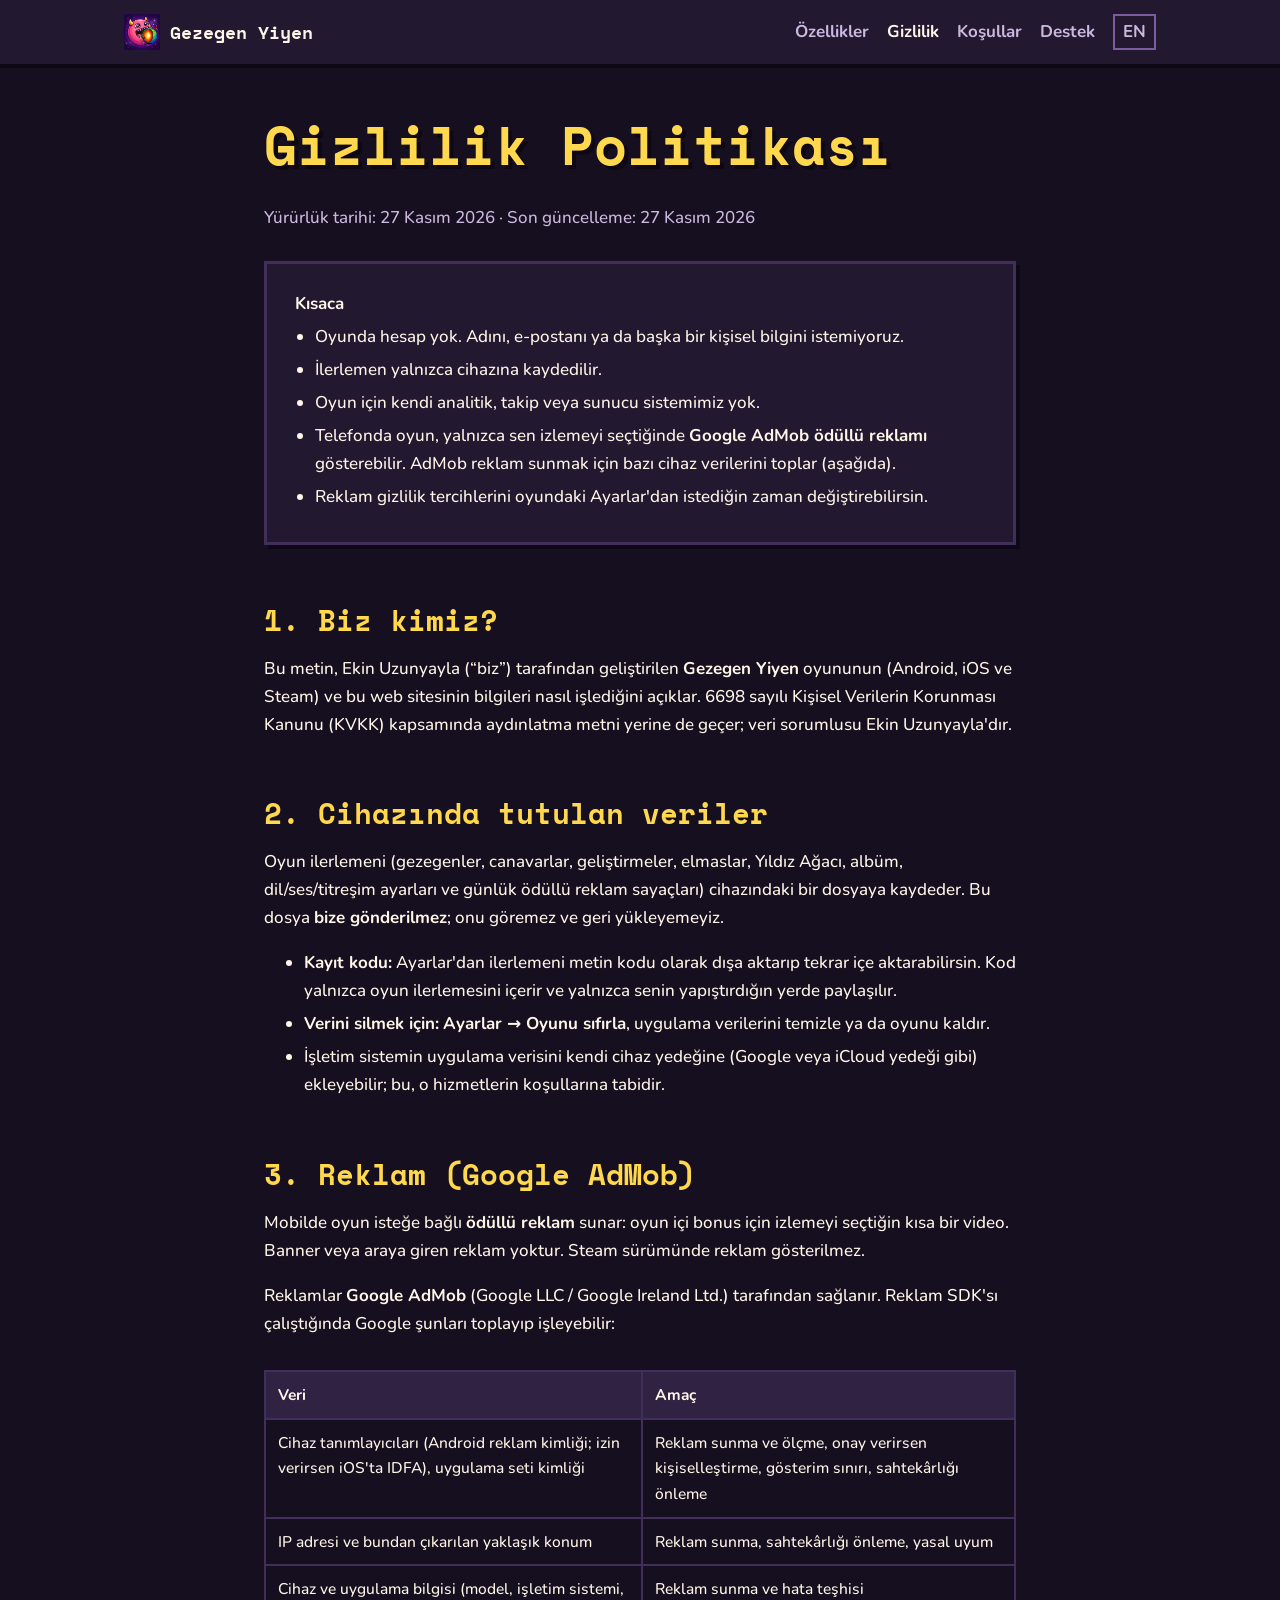
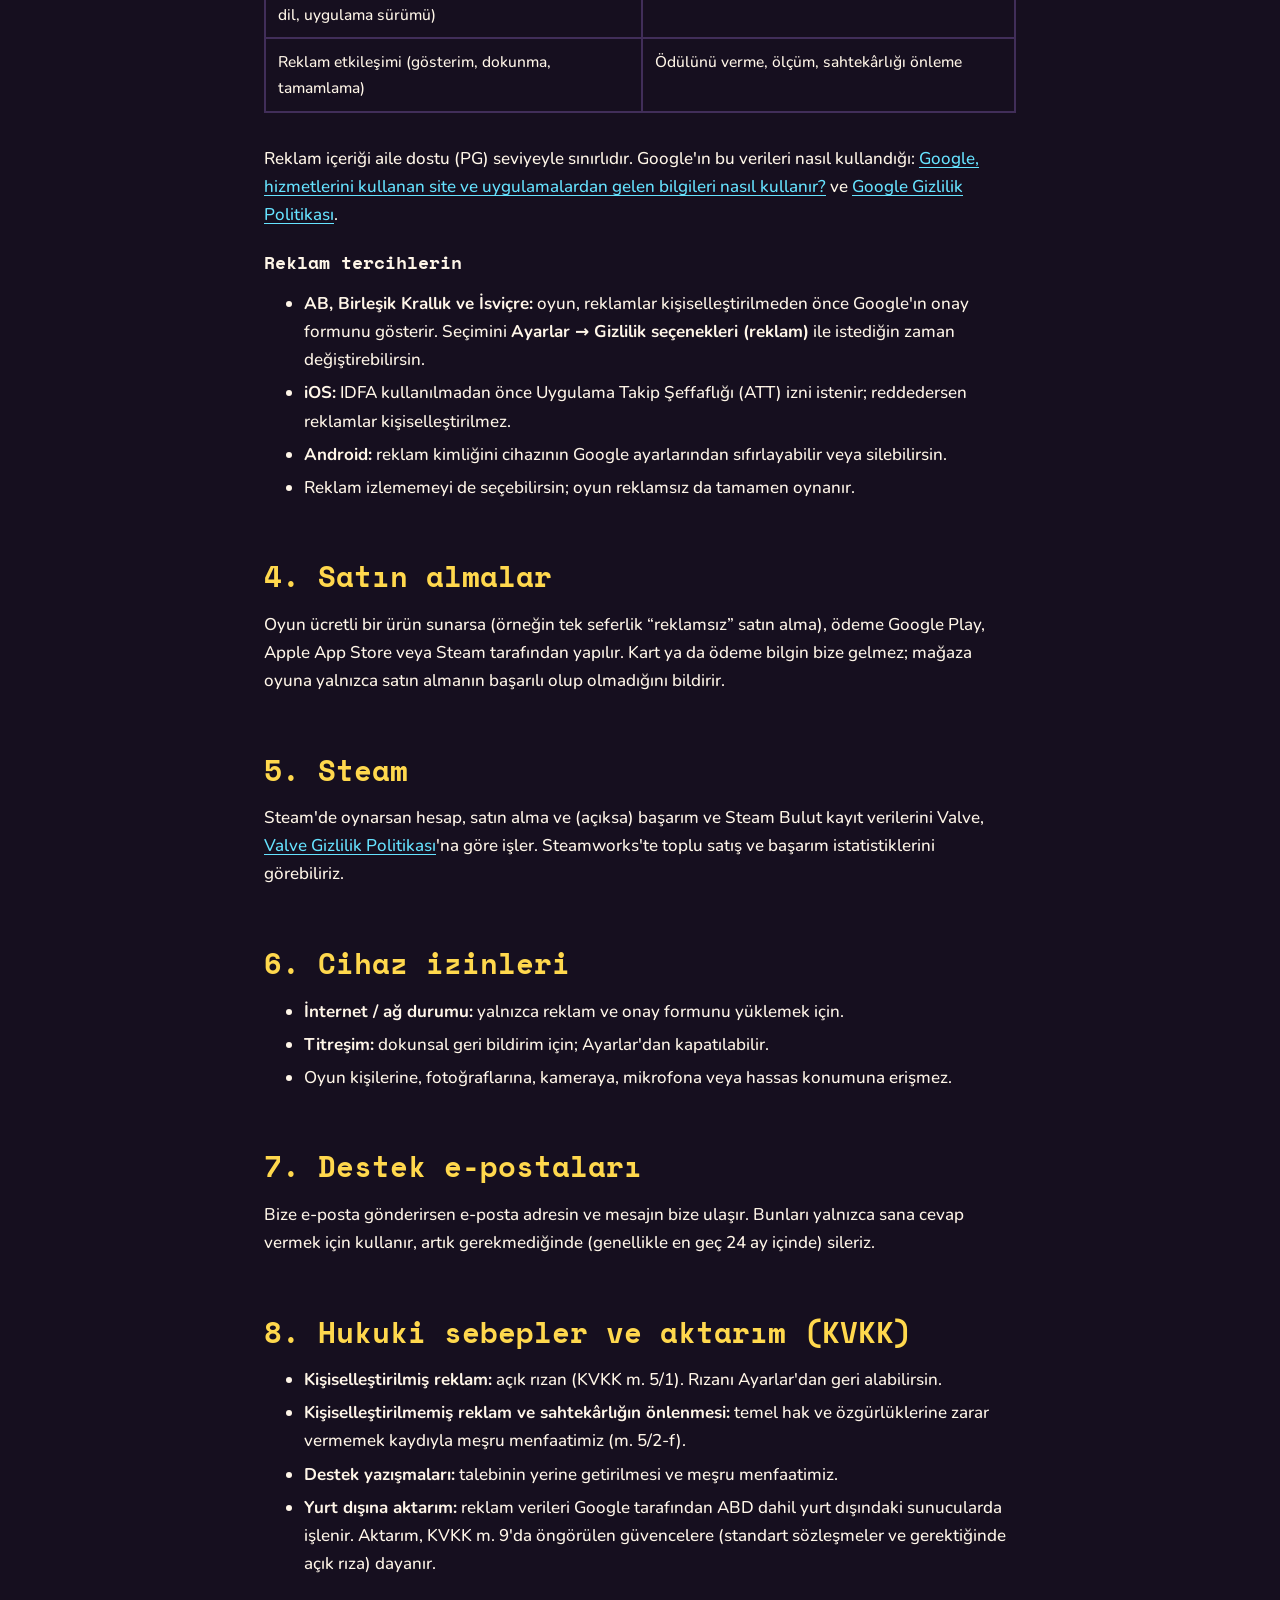
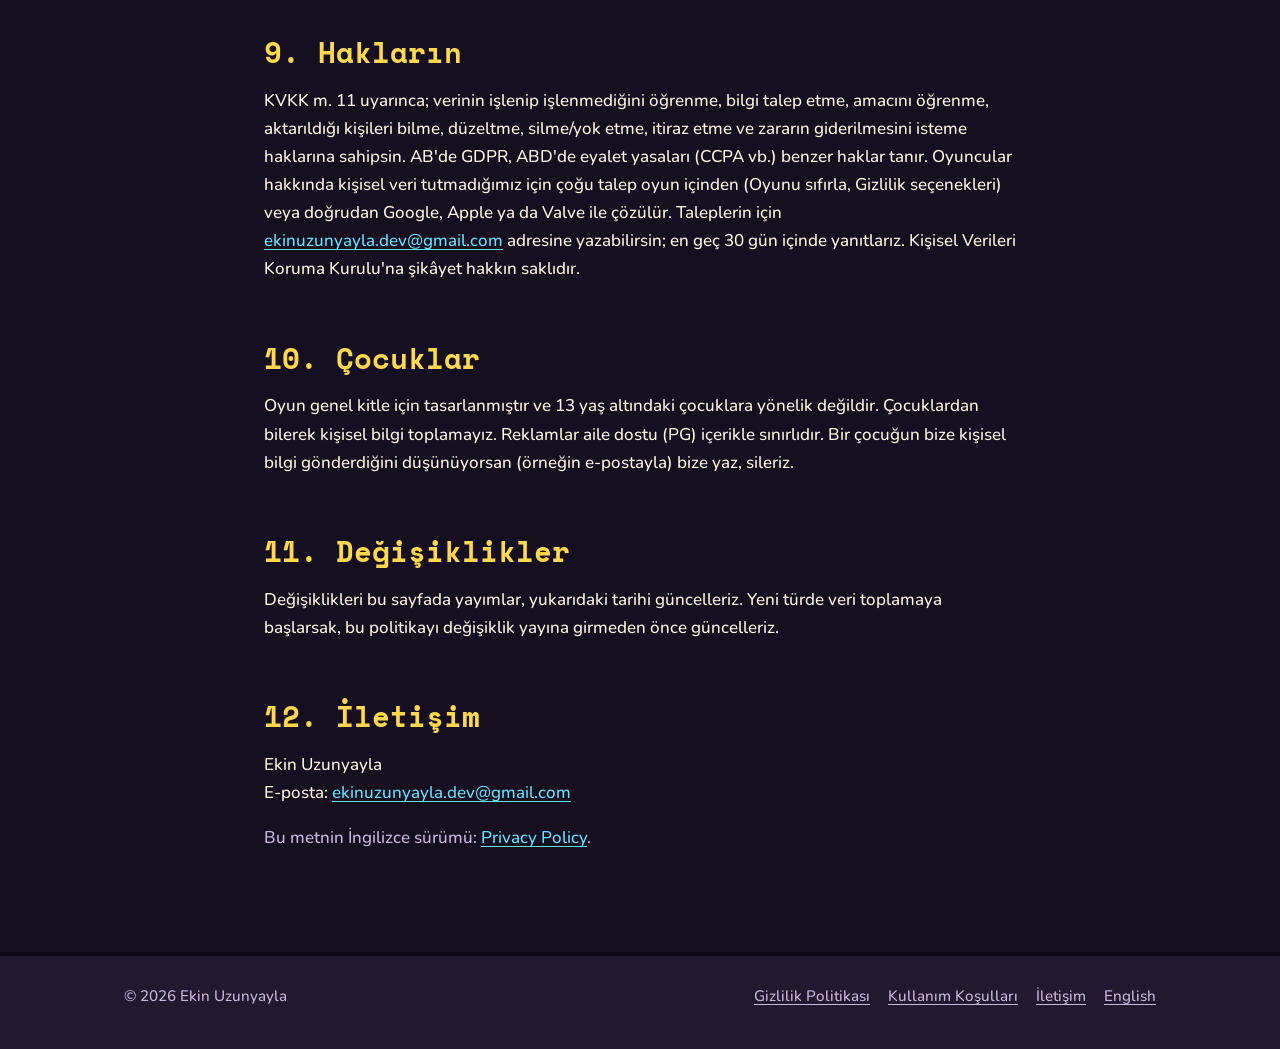
<file: tr/gizlilik.html>
<!DOCTYPE html>
<html lang="tr">
<head>
  <meta charset="utf-8">
  <meta name="viewport" content="width=device-width, initial-scale=1">
  <title>Gizlilik Politikası — Gezegen Yiyen</title>
  <meta name="description" content="Gezegen Yiyen oyununun gizlilik politikası ve KVKK aydınlatma metni.">
  <link rel="icon" href="../assets/icon.png" type="image/png">
  <link rel="alternate" hreflang="en" href="../privacy.html">
  <link rel="preconnect" href="https://fonts.googleapis.com">
  <link rel="preconnect" href="https://fonts.gstatic.com" crossorigin>
  <link href="https://fonts.googleapis.com/css2?family=Nunito:wght@500;700;800&family=Space+Mono:wght@700&display=swap" rel="stylesheet">
  <link rel="stylesheet" href="../assets/style.css">
</head>
<body>
  <a class="skip" href="#main">İçeriğe geç</a>
  <header class="site-header">
    <div class="wrap">
      <a class="logo" href="./"><img src="../assets/icon.png" alt="" width="36" height="36">Gezegen Yiyen</a>
      <nav class="nav" aria-label="Ana menü">
        <a href="./#ozellikler">Özellikler</a>
        <a href="gizlilik.html" aria-current="page">Gizlilik</a>
        <a href="kosullar.html">Koşullar</a>
        <a href="./#destek">Destek</a>
        <a class="lang" href="../privacy.html" hreflang="en" lang="en">EN</a>
      </nav>
    </div>
  </header>

  <main id="main" class="legal">
    <div class="wrap">
      <h1>Gizlilik Politikası</h1>
      <p class="meta">Yürürlük tarihi: 27 Kasım 2026 · Son güncelleme: 27 Kasım 2026</p>

      <div class="box">
        <strong>Kısaca</strong>
        <ul>
          <li>Oyunda hesap yok. Adını, e-postanı ya da başka bir kişisel bilgini istemiyoruz.</li>
          <li>İlerlemen yalnızca cihazına kaydedilir.</li>
          <li>Oyun için kendi analitik, takip veya sunucu sistemimiz yok.</li>
          <li>Telefonda oyun, yalnızca sen izlemeyi seçtiğinde <strong>Google AdMob ödüllü reklamı</strong> gösterebilir. AdMob reklam sunmak için bazı cihaz verilerini toplar (aşağıda).</li>
          <li>Reklam gizlilik tercihlerini oyundaki Ayarlar'dan istediğin zaman değiştirebilirsin.</li>
        </ul>
      </div>

      <h2>1. Biz kimiz?</h2>
      <p>Bu metin, Ekin Uzunyayla (“biz”) tarafından geliştirilen <strong>Gezegen Yiyen</strong> oyununun (Android, iOS ve Steam) ve bu web sitesinin bilgileri nasıl işlediğini açıklar. 6698 sayılı Kişisel Verilerin Korunması Kanunu (KVKK) kapsamında aydınlatma metni yerine de geçer; veri sorumlusu Ekin Uzunyayla'dır.</p>

      <h2>2. Cihazında tutulan veriler</h2>
      <p>Oyun ilerlemeni (gezegenler, canavarlar, geliştirmeler, elmaslar, Yıldız Ağacı, albüm, dil/ses/titreşim ayarları ve günlük ödüllü reklam sayaçları) cihazındaki bir dosyaya kaydeder. Bu dosya <strong>bize gönderilmez</strong>; onu göremez ve geri yükleyemeyiz.</p>
      <ul>
        <li><strong>Kayıt kodu:</strong> Ayarlar'dan ilerlemeni metin kodu olarak dışa aktarıp tekrar içe aktarabilirsin. Kod yalnızca oyun ilerlemesini içerir ve yalnızca senin yapıştırdığın yerde paylaşılır.</li>
        <li><strong>Verini silmek için:</strong> <strong>Ayarlar → Oyunu sıfırla</strong>, uygulama verilerini temizle ya da oyunu kaldır.</li>
        <li>İşletim sistemin uygulama verisini kendi cihaz yedeğine (Google veya iCloud yedeği gibi) ekleyebilir; bu, o hizmetlerin koşullarına tabidir.</li>
      </ul>

      <h2>3. Reklam (Google AdMob)</h2>
      <p>Mobilde oyun isteğe bağlı <strong>ödüllü reklam</strong> sunar: oyun içi bonus için izlemeyi seçtiğin kısa bir video. Banner veya araya giren reklam yoktur. Steam sürümünde reklam gösterilmez.</p>
      <p>Reklamlar <strong>Google AdMob</strong> (Google LLC / Google Ireland Ltd.) tarafından sağlanır. Reklam SDK'sı çalıştığında Google şunları toplayıp işleyebilir:</p>
      <div class="table-scroll">
      <table>
        <thead><tr><th>Veri</th><th>Amaç</th></tr></thead>
        <tbody>
          <tr><td>Cihaz tanımlayıcıları (Android reklam kimliği; izin verirsen iOS'ta IDFA), uygulama seti kimliği</td><td>Reklam sunma ve ölçme, onay verirsen kişiselleştirme, gösterim sınırı, sahtekârlığı önleme</td></tr>
          <tr><td>IP adresi ve bundan çıkarılan yaklaşık konum</td><td>Reklam sunma, sahtekârlığı önleme, yasal uyum</td></tr>
          <tr><td>Cihaz ve uygulama bilgisi (model, işletim sistemi, dil, uygulama sürümü)</td><td>Reklam sunma ve hata teşhisi</td></tr>
          <tr><td>Reklam etkileşimi (gösterim, dokunma, tamamlama)</td><td>Ödülünü verme, ölçüm, sahtekârlığı önleme</td></tr>
        </tbody>
      </table>
      </div>
      <p>Reklam içeriği aile dostu (PG) seviyeyle sınırlıdır. Google'ın bu verileri nasıl kullandığı: <a href="https://policies.google.com/technologies/partner-sites?hl=tr">Google, hizmetlerini kullanan site ve uygulamalardan gelen bilgileri nasıl kullanır?</a> ve <a href="https://policies.google.com/privacy?hl=tr">Google Gizlilik Politikası</a>.</p>
      <h3>Reklam tercihlerin</h3>
      <ul>
        <li><strong>AB, Birleşik Krallık ve İsviçre:</strong> oyun, reklamlar kişiselleştirilmeden önce Google'ın onay formunu gösterir. Seçimini <strong>Ayarlar → Gizlilik seçenekleri (reklam)</strong> ile istediğin zaman değiştirebilirsin.</li>
        <li><strong>iOS:</strong> IDFA kullanılmadan önce Uygulama Takip Şeffaflığı (ATT) izni istenir; reddedersen reklamlar kişiselleştirilmez.</li>
        <li><strong>Android:</strong> reklam kimliğini cihazının Google ayarlarından sıfırlayabilir veya silebilirsin.</li>
        <li>Reklam izlememeyi de seçebilirsin; oyun reklamsız da tamamen oynanır.</li>
      </ul>

      <h2>4. Satın almalar</h2>
      <p>Oyun ücretli bir ürün sunarsa (örneğin tek seferlik “reklamsız” satın alma), ödeme Google Play, Apple App Store veya Steam tarafından yapılır. Kart ya da ödeme bilgin bize gelmez; mağaza oyuna yalnızca satın almanın başarılı olup olmadığını bildirir.</p>

      <h2>5. Steam</h2>
      <p>Steam'de oynarsan hesap, satın alma ve (açıksa) başarım ve Steam Bulut kayıt verilerini Valve, <a href="https://store.steampowered.com/privacy_agreement/turkish/">Valve Gizlilik Politikası</a>'na göre işler. Steamworks'te toplu satış ve başarım istatistiklerini görebiliriz.</p>

      <h2>6. Cihaz izinleri</h2>
      <ul>
        <li><strong>İnternet / ağ durumu:</strong> yalnızca reklam ve onay formunu yüklemek için.</li>
        <li><strong>Titreşim:</strong> dokunsal geri bildirim için; Ayarlar'dan kapatılabilir.</li>
        <li>Oyun kişilerine, fotoğraflarına, kameraya, mikrofona veya hassas konumuna erişmez.</li>
      </ul>

      <h2>7. Destek e-postaları</h2>
      <p>Bize e-posta gönderirsen e-posta adresin ve mesajın bize ulaşır. Bunları yalnızca sana cevap vermek için kullanır, artık gerekmediğinde (genellikle en geç 24 ay içinde) sileriz.</p>

      <h2>8. Hukuki sebepler ve aktarım (KVKK)</h2>
      <ul>
        <li><strong>Kişiselleştirilmiş reklam:</strong> açık rızan (KVKK m. 5/1). Rızanı Ayarlar'dan geri alabilirsin.</li>
        <li><strong>Kişiselleştirilmemiş reklam ve sahtekârlığın önlenmesi:</strong> temel hak ve özgürlüklerine zarar vermemek kaydıyla meşru menfaatimiz (m. 5/2-f).</li>
        <li><strong>Destek yazışmaları:</strong> talebinin yerine getirilmesi ve meşru menfaatimiz.</li>
        <li><strong>Yurt dışına aktarım:</strong> reklam verileri Google tarafından ABD dahil yurt dışındaki sunucularda işlenir. Aktarım, KVKK m. 9'da öngörülen güvencelere (standart sözleşmeler ve gerektiğinde açık rıza) dayanır.</li>
      </ul>

      <h2>9. Hakların</h2>
      <p>KVKK m. 11 uyarınca; verinin işlenip işlenmediğini öğrenme, bilgi talep etme, amacını öğrenme, aktarıldığı kişileri bilme, düzeltme, silme/yok etme, itiraz etme ve zararın giderilmesini isteme haklarına sahipsin. AB'de GDPR, ABD'de eyalet yasaları (CCPA vb.) benzer haklar tanır. Oyuncular hakkında kişisel veri tutmadığımız için çoğu talep oyun içinden (Oyunu sıfırla, Gizlilik seçenekleri) veya doğrudan Google, Apple ya da Valve ile çözülür. Taleplerin için <a href="mailto:ekinuzunyayla.dev@gmail.com">ekinuzunyayla.dev@gmail.com</a> adresine yazabilirsin; en geç 30 gün içinde yanıtlarız. Kişisel Verileri Koruma Kurulu'na şikâyet hakkın saklıdır.</p>

      <h2>10. Çocuklar</h2>
      <p>Oyun genel kitle için tasarlanmıştır ve 13 yaş altındaki çocuklara yönelik değildir. Çocuklardan bilerek kişisel bilgi toplamayız. Reklamlar aile dostu (PG) içerikle sınırlıdır. Bir çocuğun bize kişisel bilgi gönderdiğini düşünüyorsan (örneğin e-postayla) bize yaz, sileriz.</p>

      <h2>11. Değişiklikler</h2>
      <p>Değişiklikleri bu sayfada yayımlar, yukarıdaki tarihi güncelleriz. Yeni türde veri toplamaya başlarsak, bu politikayı değişiklik yayına girmeden önce güncelleriz.</p>

      <h2>12. İletişim</h2>
      <p>Ekin Uzunyayla<br>E-posta: <a href="mailto:ekinuzunyayla.dev@gmail.com">ekinuzunyayla.dev@gmail.com</a></p>
      <p class="meta">Bu metnin İngilizce sürümü: <a href="../privacy.html" hreflang="en">Privacy Policy</a>.</p>
    </div>
  </main>

  <footer class="site-footer">
    <div class="wrap">
      <span>© 2026 Ekin Uzunyayla</span>
      <nav aria-label="Alt menü">
        <a href="gizlilik.html">Gizlilik Politikası</a>
        <a href="kosullar.html">Kullanım Koşulları</a>
        <a href="mailto:ekinuzunyayla.dev@gmail.com">İletişim</a>
        <a href="../privacy.html" hreflang="en" lang="en">English</a>
      </nav>
    </div>
  </footer>
</body>
</html>
</file>
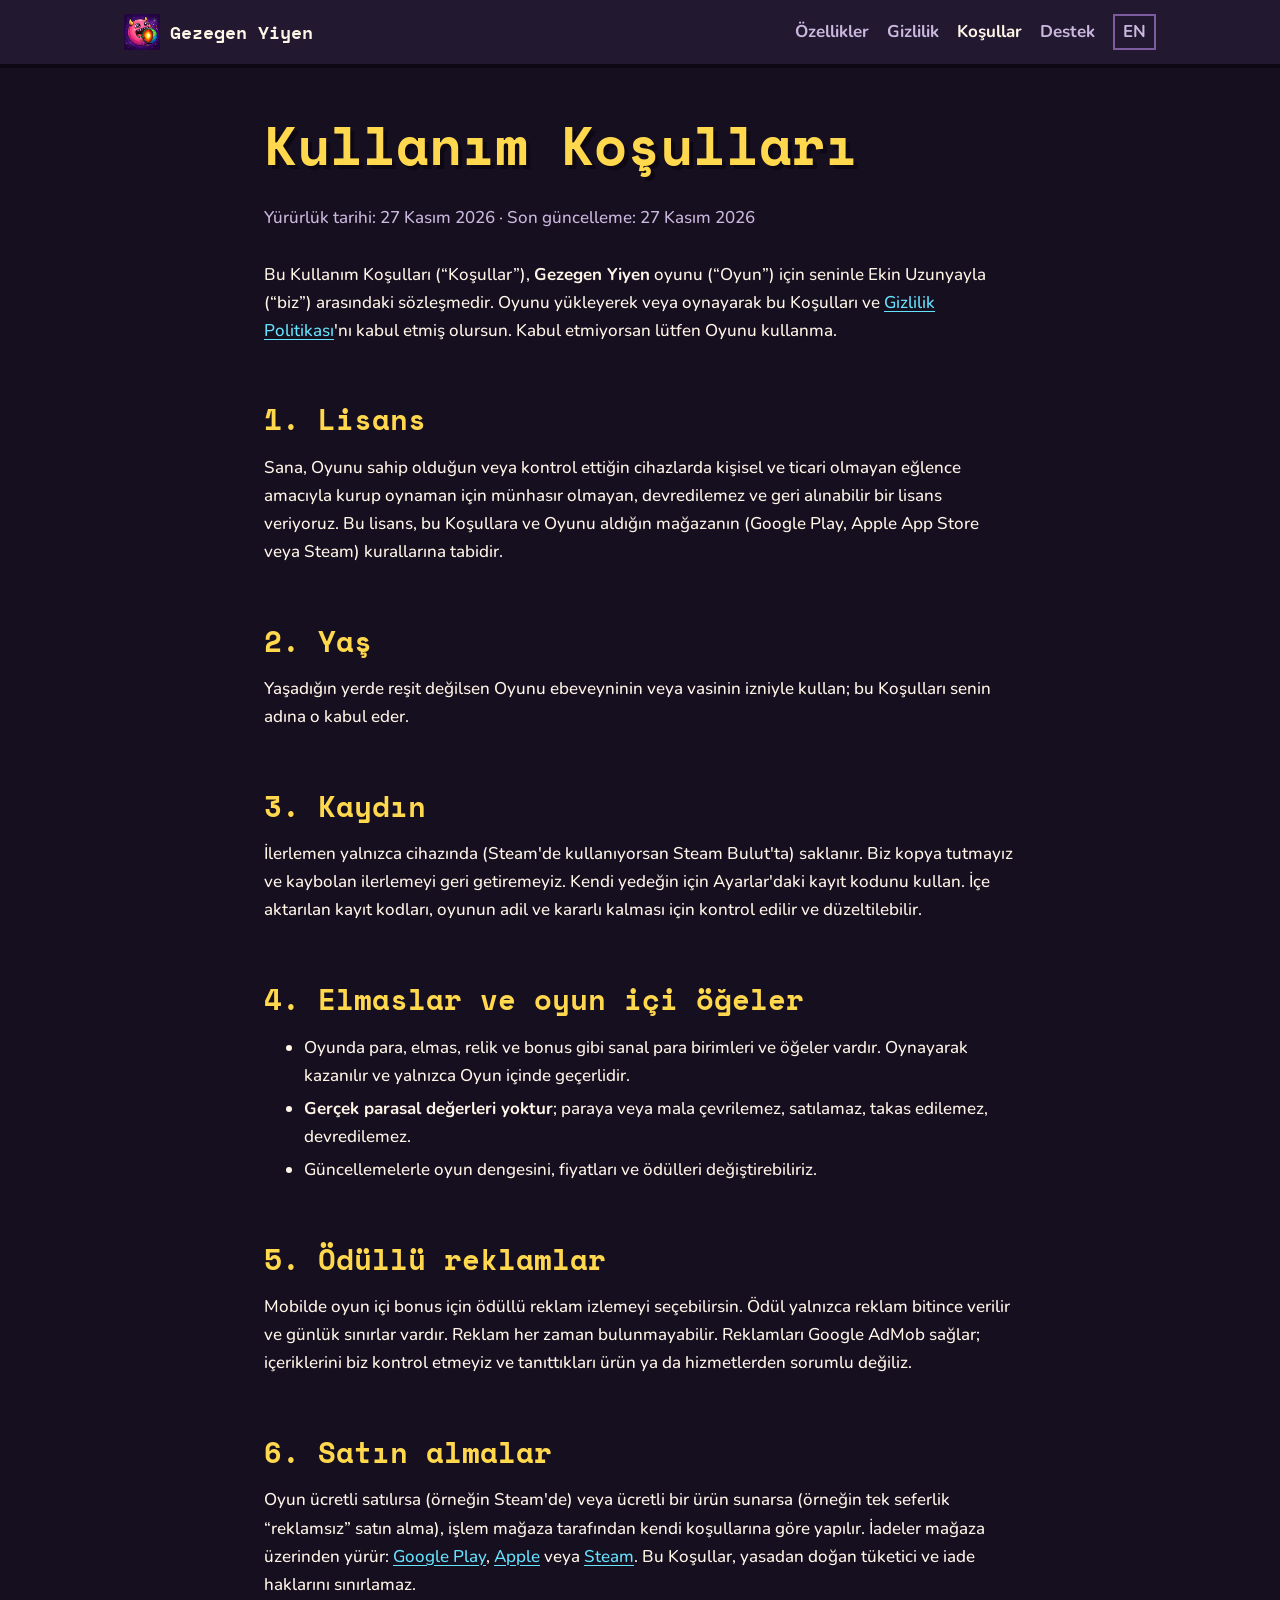
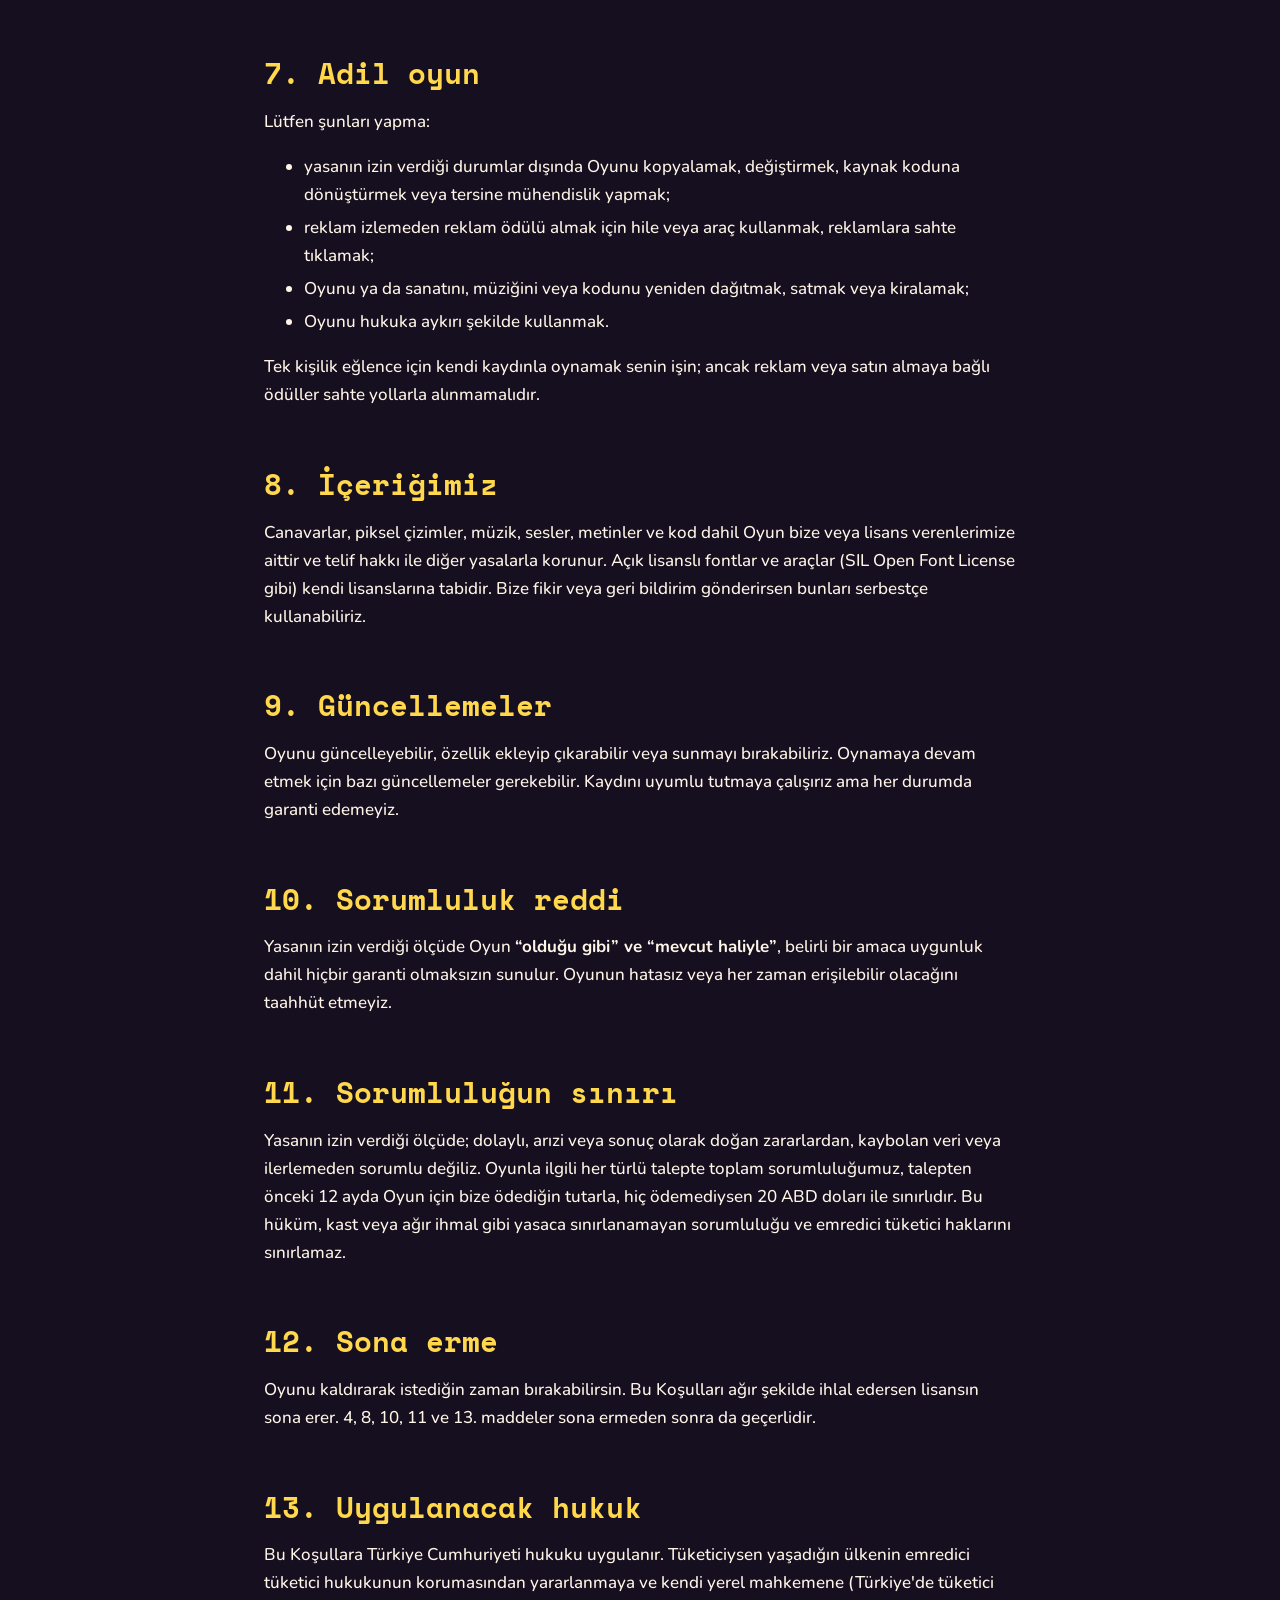
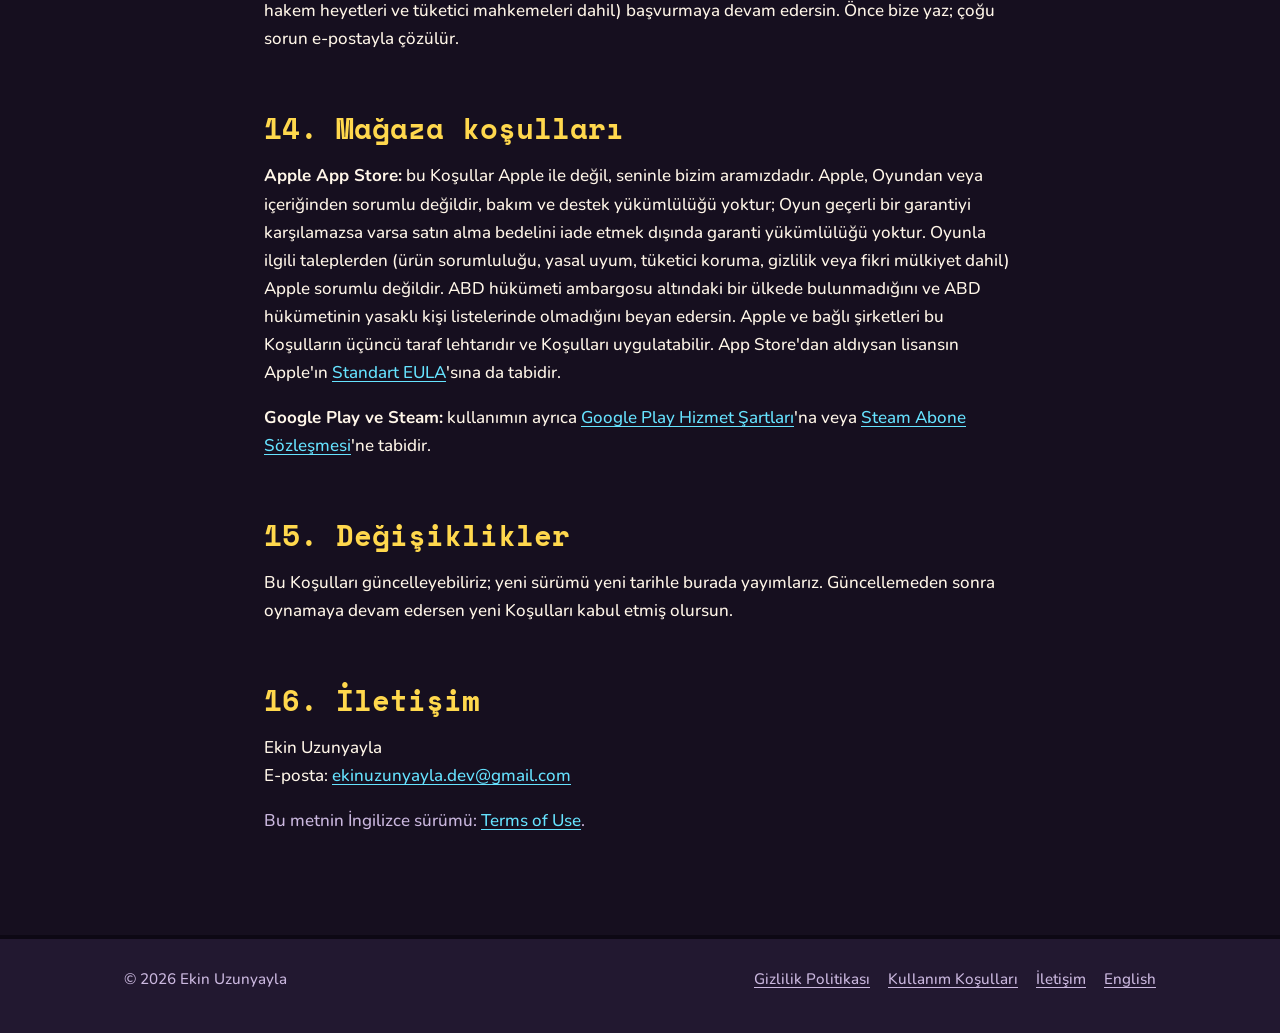
<file: tr/kosullar.html>
<!DOCTYPE html>
<html lang="tr">
<head>
  <meta charset="utf-8">
  <meta name="viewport" content="width=device-width, initial-scale=1">
  <title>Kullanım Koşulları — Gezegen Yiyen</title>
  <meta name="description" content="Gezegen Yiyen oyununun kullanım koşulları.">
  <link rel="icon" href="../assets/icon.png" type="image/png">
  <link rel="alternate" hreflang="en" href="../terms.html">
  <link rel="preconnect" href="https://fonts.googleapis.com">
  <link rel="preconnect" href="https://fonts.gstatic.com" crossorigin>
  <link href="https://fonts.googleapis.com/css2?family=Nunito:wght@500;700;800&family=Space+Mono:wght@700&display=swap" rel="stylesheet">
  <link rel="stylesheet" href="../assets/style.css">
</head>
<body>
  <a class="skip" href="#main">İçeriğe geç</a>
  <header class="site-header">
    <div class="wrap">
      <a class="logo" href="./"><img src="../assets/icon.png" alt="" width="36" height="36">Gezegen Yiyen</a>
      <nav class="nav" aria-label="Ana menü">
        <a href="./#ozellikler">Özellikler</a>
        <a href="gizlilik.html">Gizlilik</a>
        <a href="kosullar.html" aria-current="page">Koşullar</a>
        <a href="./#destek">Destek</a>
        <a class="lang" href="../terms.html" hreflang="en" lang="en">EN</a>
      </nav>
    </div>
  </header>

  <main id="main" class="legal">
    <div class="wrap">
      <h1>Kullanım Koşulları</h1>
      <p class="meta">Yürürlük tarihi: 27 Kasım 2026 · Son güncelleme: 27 Kasım 2026</p>

      <p>Bu Kullanım Koşulları (“Koşullar”), <strong>Gezegen Yiyen</strong> oyunu (“Oyun”) için seninle Ekin Uzunyayla (“biz”) arasındaki sözleşmedir. Oyunu yükleyerek veya oynayarak bu Koşulları ve <a href="gizlilik.html">Gizlilik Politikası</a>'nı kabul etmiş olursun. Kabul etmiyorsan lütfen Oyunu kullanma.</p>

      <h2>1. Lisans</h2>
      <p>Sana, Oyunu sahip olduğun veya kontrol ettiğin cihazlarda kişisel ve ticari olmayan eğlence amacıyla kurup oynaman için münhasır olmayan, devredilemez ve geri alınabilir bir lisans veriyoruz. Bu lisans, bu Koşullara ve Oyunu aldığın mağazanın (Google Play, Apple App Store veya Steam) kurallarına tabidir.</p>

      <h2>2. Yaş</h2>
      <p>Yaşadığın yerde reşit değilsen Oyunu ebeveyninin veya vasinin izniyle kullan; bu Koşulları senin adına o kabul eder.</p>

      <h2>3. Kaydın</h2>
      <p>İlerlemen yalnızca cihazında (Steam'de kullanıyorsan Steam Bulut'ta) saklanır. Biz kopya tutmayız ve kaybolan ilerlemeyi geri getiremeyiz. Kendi yedeğin için Ayarlar'daki kayıt kodunu kullan. İçe aktarılan kayıt kodları, oyunun adil ve kararlı kalması için kontrol edilir ve düzeltilebilir.</p>

      <h2>4. Elmaslar ve oyun içi öğeler</h2>
      <ul>
        <li>Oyunda para, elmas, relik ve bonus gibi sanal para birimleri ve öğeler vardır. Oynayarak kazanılır ve yalnızca Oyun içinde geçerlidir.</li>
        <li><strong>Gerçek parasal değerleri yoktur</strong>; paraya veya mala çevrilemez, satılamaz, takas edilemez, devredilemez.</li>
        <li>Güncellemelerle oyun dengesini, fiyatları ve ödülleri değiştirebiliriz.</li>
      </ul>

      <h2>5. Ödüllü reklamlar</h2>
      <p>Mobilde oyun içi bonus için ödüllü reklam izlemeyi seçebilirsin. Ödül yalnızca reklam bitince verilir ve günlük sınırlar vardır. Reklam her zaman bulunmayabilir. Reklamları Google AdMob sağlar; içeriklerini biz kontrol etmeyiz ve tanıttıkları ürün ya da hizmetlerden sorumlu değiliz.</p>

      <h2>6. Satın almalar</h2>
      <p>Oyun ücretli satılırsa (örneğin Steam'de) veya ücretli bir ürün sunarsa (örneğin tek seferlik “reklamsız” satın alma), işlem mağaza tarafından kendi koşullarına göre yapılır. İadeler mağaza üzerinden yürür: <a href="https://support.google.com/googleplay/answer/2479637?hl=tr">Google Play</a>, <a href="https://reportaproblem.apple.com">Apple</a> veya <a href="https://store.steampowered.com/steam_refunds/?l=turkish">Steam</a>. Bu Koşullar, yasadan doğan tüketici ve iade haklarını sınırlamaz.</p>

      <h2>7. Adil oyun</h2>
      <p>Lütfen şunları yapma:</p>
      <ul>
        <li>yasanın izin verdiği durumlar dışında Oyunu kopyalamak, değiştirmek, kaynak koduna dönüştürmek veya tersine mühendislik yapmak;</li>
        <li>reklam izlemeden reklam ödülü almak için hile veya araç kullanmak, reklamlara sahte tıklamak;</li>
        <li>Oyunu ya da sanatını, müziğini veya kodunu yeniden dağıtmak, satmak veya kiralamak;</li>
        <li>Oyunu hukuka aykırı şekilde kullanmak.</li>
      </ul>
      <p>Tek kişilik eğlence için kendi kaydınla oynamak senin işin; ancak reklam veya satın almaya bağlı ödüller sahte yollarla alınmamalıdır.</p>

      <h2>8. İçeriğimiz</h2>
      <p>Canavarlar, piksel çizimler, müzik, sesler, metinler ve kod dahil Oyun bize veya lisans verenlerimize aittir ve telif hakkı ile diğer yasalarla korunur. Açık lisanslı fontlar ve araçlar (SIL Open Font License gibi) kendi lisanslarına tabidir. Bize fikir veya geri bildirim gönderirsen bunları serbestçe kullanabiliriz.</p>

      <h2>9. Güncellemeler</h2>
      <p>Oyunu güncelleyebilir, özellik ekleyip çıkarabilir veya sunmayı bırakabiliriz. Oynamaya devam etmek için bazı güncellemeler gerekebilir. Kaydını uyumlu tutmaya çalışırız ama her durumda garanti edemeyiz.</p>

      <h2>10. Sorumluluk reddi</h2>
      <p>Yasanın izin verdiği ölçüde Oyun <strong>“olduğu gibi” ve “mevcut haliyle”</strong>, belirli bir amaca uygunluk dahil hiçbir garanti olmaksızın sunulur. Oyunun hatasız veya her zaman erişilebilir olacağını taahhüt etmeyiz.</p>

      <h2>11. Sorumluluğun sınırı</h2>
      <p>Yasanın izin verdiği ölçüde; dolaylı, arızi veya sonuç olarak doğan zararlardan, kaybolan veri veya ilerlemeden sorumlu değiliz. Oyunla ilgili her türlü talepte toplam sorumluluğumuz, talepten önceki 12 ayda Oyun için bize ödediğin tutarla, hiç ödemediysen 20 ABD doları ile sınırlıdır. Bu hüküm, kast veya ağır ihmal gibi yasaca sınırlanamayan sorumluluğu ve emredici tüketici haklarını sınırlamaz.</p>

      <h2>12. Sona erme</h2>
      <p>Oyunu kaldırarak istediğin zaman bırakabilirsin. Bu Koşulları ağır şekilde ihlal edersen lisansın sona erer. 4, 8, 10, 11 ve 13. maddeler sona ermeden sonra da geçerlidir.</p>

      <h2>13. Uygulanacak hukuk</h2>
      <p>Bu Koşullara Türkiye Cumhuriyeti hukuku uygulanır. Tüketiciysen yaşadığın ülkenin emredici tüketici hukukunun korumasından yararlanmaya ve kendi yerel mahkemene (Türkiye'de tüketici hakem heyetleri ve tüketici mahkemeleri dahil) başvurmaya devam edersin. Önce bize yaz; çoğu sorun e-postayla çözülür.</p>

      <h2>14. Mağaza koşulları</h2>
      <p><strong>Apple App Store:</strong> bu Koşullar Apple ile değil, seninle bizim aramızdadır. Apple, Oyundan veya içeriğinden sorumlu değildir, bakım ve destek yükümlülüğü yoktur; Oyun geçerli bir garantiyi karşılamazsa varsa satın alma bedelini iade etmek dışında garanti yükümlülüğü yoktur. Oyunla ilgili taleplerden (ürün sorumluluğu, yasal uyum, tüketici koruma, gizlilik veya fikri mülkiyet dahil) Apple sorumlu değildir. ABD hükümeti ambargosu altındaki bir ülkede bulunmadığını ve ABD hükümetinin yasaklı kişi listelerinde olmadığını beyan edersin. Apple ve bağlı şirketleri bu Koşulların üçüncü taraf lehtarıdır ve Koşulları uygulatabilir. App Store'dan aldıysan lisansın Apple'ın <a href="https://www.apple.com/legal/internet-services/itunes/dev/stdeula/">Standart EULA</a>'sına da tabidir.</p>
      <p><strong>Google Play ve Steam:</strong> kullanımın ayrıca <a href="https://play.google.com/about/play-terms/">Google Play Hizmet Şartları</a>'na veya <a href="https://store.steampowered.com/subscriber_agreement/turkish/">Steam Abone Sözleşmesi</a>'ne tabidir.</p>

      <h2>15. Değişiklikler</h2>
      <p>Bu Koşulları güncelleyebiliriz; yeni sürümü yeni tarihle burada yayımlarız. Güncellemeden sonra oynamaya devam edersen yeni Koşulları kabul etmiş olursun.</p>

      <h2>16. İletişim</h2>
      <p>Ekin Uzunyayla<br>E-posta: <a href="mailto:ekinuzunyayla.dev@gmail.com">ekinuzunyayla.dev@gmail.com</a></p>
      <p class="meta">Bu metnin İngilizce sürümü: <a href="../terms.html" hreflang="en">Terms of Use</a>.</p>
    </div>
  </main>

  <footer class="site-footer">
    <div class="wrap">
      <span>© 2026 Ekin Uzunyayla</span>
      <nav aria-label="Alt menü">
        <a href="gizlilik.html">Gizlilik Politikası</a>
        <a href="kosullar.html">Kullanım Koşulları</a>
        <a href="mailto:ekinuzunyayla.dev@gmail.com">İletişim</a>
        <a href="../terms.html" hreflang="en" lang="en">English</a>
      </nav>
    </div>
  </footer>
</body>
</html>
</file>
<file: assets/style.css>
/* Gezegen Yiyen (Planet Eater) — site styles. Colors from scripts/PixelTheme.gd */
:root {
  --bg: #160f1f;
  --panel: #221830;
  --plate: #302242;
  --plate-hi: #412e59;
  --line: #7c5c9e;
  --edge: #0d0814;
  --ink: #fff6e8;
  --muted: #cbb8df;
  --gold: #ffd84d;
  --go: #6ef087;
  --gem: #66e3ff;
  --bad: #ff5c8a;
  --orange: #ff9642;
  --maxw: 1080px;
}
* { box-sizing: border-box; }
html { -webkit-text-size-adjust: 100%; }
body {
  margin: 0;
  font-family: "Nunito", system-ui, -apple-system, "Segoe UI", Roboto, sans-serif;
  font-weight: 500;
  font-size: 1.0625rem;
  line-height: 1.65;
  color: var(--ink);
  background: var(--bg);
}
a { color: var(--gem); text-underline-offset: 3px; }
a:focus-visible { outline: 3px solid var(--gold); outline-offset: 3px; }
h1, h2, h3 { font-family: "Space Mono", ui-monospace, monospace; font-weight: 700; line-height: 1.2; margin: 0 0 .5em; }
h1 { font-size: clamp(2rem, 5.5vw, 3.4rem); color: var(--gold); text-shadow: 4px 4px 0 var(--edge); }
h2 { font-size: clamp(1.3rem, 3vw, 1.8rem); color: var(--gold); }
h3 { font-size: 1.1rem; }
.pixel { image-rendering: pixelated; image-rendering: crisp-edges; }
.wrap { max-width: var(--maxw); margin: 0 auto; padding: 0 24px; }
.skip { position: absolute; left: -9999px; }
.skip:focus { left: 16px; top: 16px; background: var(--panel); padding: 8px 12px; z-index: 10; }

/* Header */
.site-header { background: var(--panel); border-bottom: 4px solid var(--edge); position: sticky; top: 0; z-index: 5; }
.site-header .wrap { display: flex; align-items: center; justify-content: space-between; min-height: 64px; gap: 16px; flex-wrap: wrap; }
.logo { display: flex; align-items: center; gap: 10px; font-family: "Space Mono", monospace; font-weight: 700; font-size: 1.15rem; color: var(--ink); text-decoration: none; }
.logo img { width: 36px; height: 36px; }
.nav { display: flex; gap: 18px; flex-wrap: wrap; align-items: center; }
.nav a { color: var(--muted); font-weight: 700; text-decoration: none; padding: 8px 0; }
.nav a:hover, .nav a[aria-current="page"] { color: var(--ink); }
.lang { border: 2px solid var(--line); padding: 2px 8px !important; }

/* Hero */
.hero { padding: 64px 0 40px; }
.hero .wrap { display: grid; grid-template-columns: 1.15fr 1fr; gap: 40px; align-items: center; }
.lead { font-size: 1.25rem; color: var(--muted); max-width: 36ch; }
.stage {
  background: linear-gradient(#2a1d3b, #160f1f);
  border: 4px solid var(--edge); box-shadow: inset 0 0 0 4px var(--plate);
  padding: 28px; display: grid; grid-template-columns: repeat(3, 1fr); gap: 18px; align-items: end; justify-items: center;
}
.stage img { width: 100%; max-width: 120px; height: auto; }
.badges { display: flex; gap: 12px; flex-wrap: wrap; margin-top: 26px; }
.btn {
  display: inline-flex; align-items: center; min-height: 52px; padding: 0 20px;
  font-family: "Space Mono", monospace; font-weight: 700; font-size: .95rem; text-decoration: none;
  background: var(--plate); color: var(--ink); border: 3px solid var(--line); box-shadow: 4px 4px 0 var(--edge);
}
.btn.go { background: #1d3b27; border-color: var(--go); }
.note { color: var(--muted); font-size: .95rem; margin-top: 12px; }

/* Sections */
.section { padding: 48px 0; }
.grid { display: grid; grid-template-columns: repeat(3, 1fr); gap: 18px; }
.card { background: var(--panel); border: 3px solid var(--plate-hi); box-shadow: 4px 4px 0 var(--edge); padding: 22px; }
.card img { width: 56px; height: auto; margin-bottom: 10px; }
.card p { color: var(--muted); margin: 0; }
.card h3 { color: var(--ink); }
.box { background: var(--panel); border: 3px solid var(--plate-hi); box-shadow: 4px 4px 0 var(--edge); padding: 26px 28px; }
.box ul { margin: 0; padding-left: 1.2em; }
.box li { margin: .35em 0; }

/* Legal */
.legal { padding: 44px 0 72px; }
.legal .wrap { max-width: 800px; }
.legal .meta { color: var(--muted); margin-bottom: 28px; }
.legal h2 { margin-top: 2em; }
.legal h3 { margin-top: 1.3em; color: var(--ink); }
.legal li { margin: .3em 0; }
.legal table { width: 100%; border-collapse: collapse; margin: 1em 0; font-size: .97rem; }
.legal th, .legal td { text-align: left; vertical-align: top; padding: 10px 12px; border: 2px solid var(--plate-hi); }
.legal th { background: var(--plate); }
.table-scroll { overflow-x: auto; }
.toc { columns: 2; padding-left: 1.3em; }

/* Footer */
.site-footer { background: var(--panel); border-top: 4px solid var(--edge); padding: 28px 0 40px; color: var(--muted); font-size: .95rem; }
.site-footer .wrap { display: flex; justify-content: space-between; gap: 16px; flex-wrap: wrap; }
.site-footer nav { display: flex; gap: 18px; flex-wrap: wrap; }
.site-footer a { color: var(--muted); }

@media (max-width: 820px) {
  .hero { padding: 36px 0 24px; }
  .hero .wrap { grid-template-columns: 1fr; }
  .grid { grid-template-columns: 1fr; }
  .toc { columns: 1; }
}
</file>
